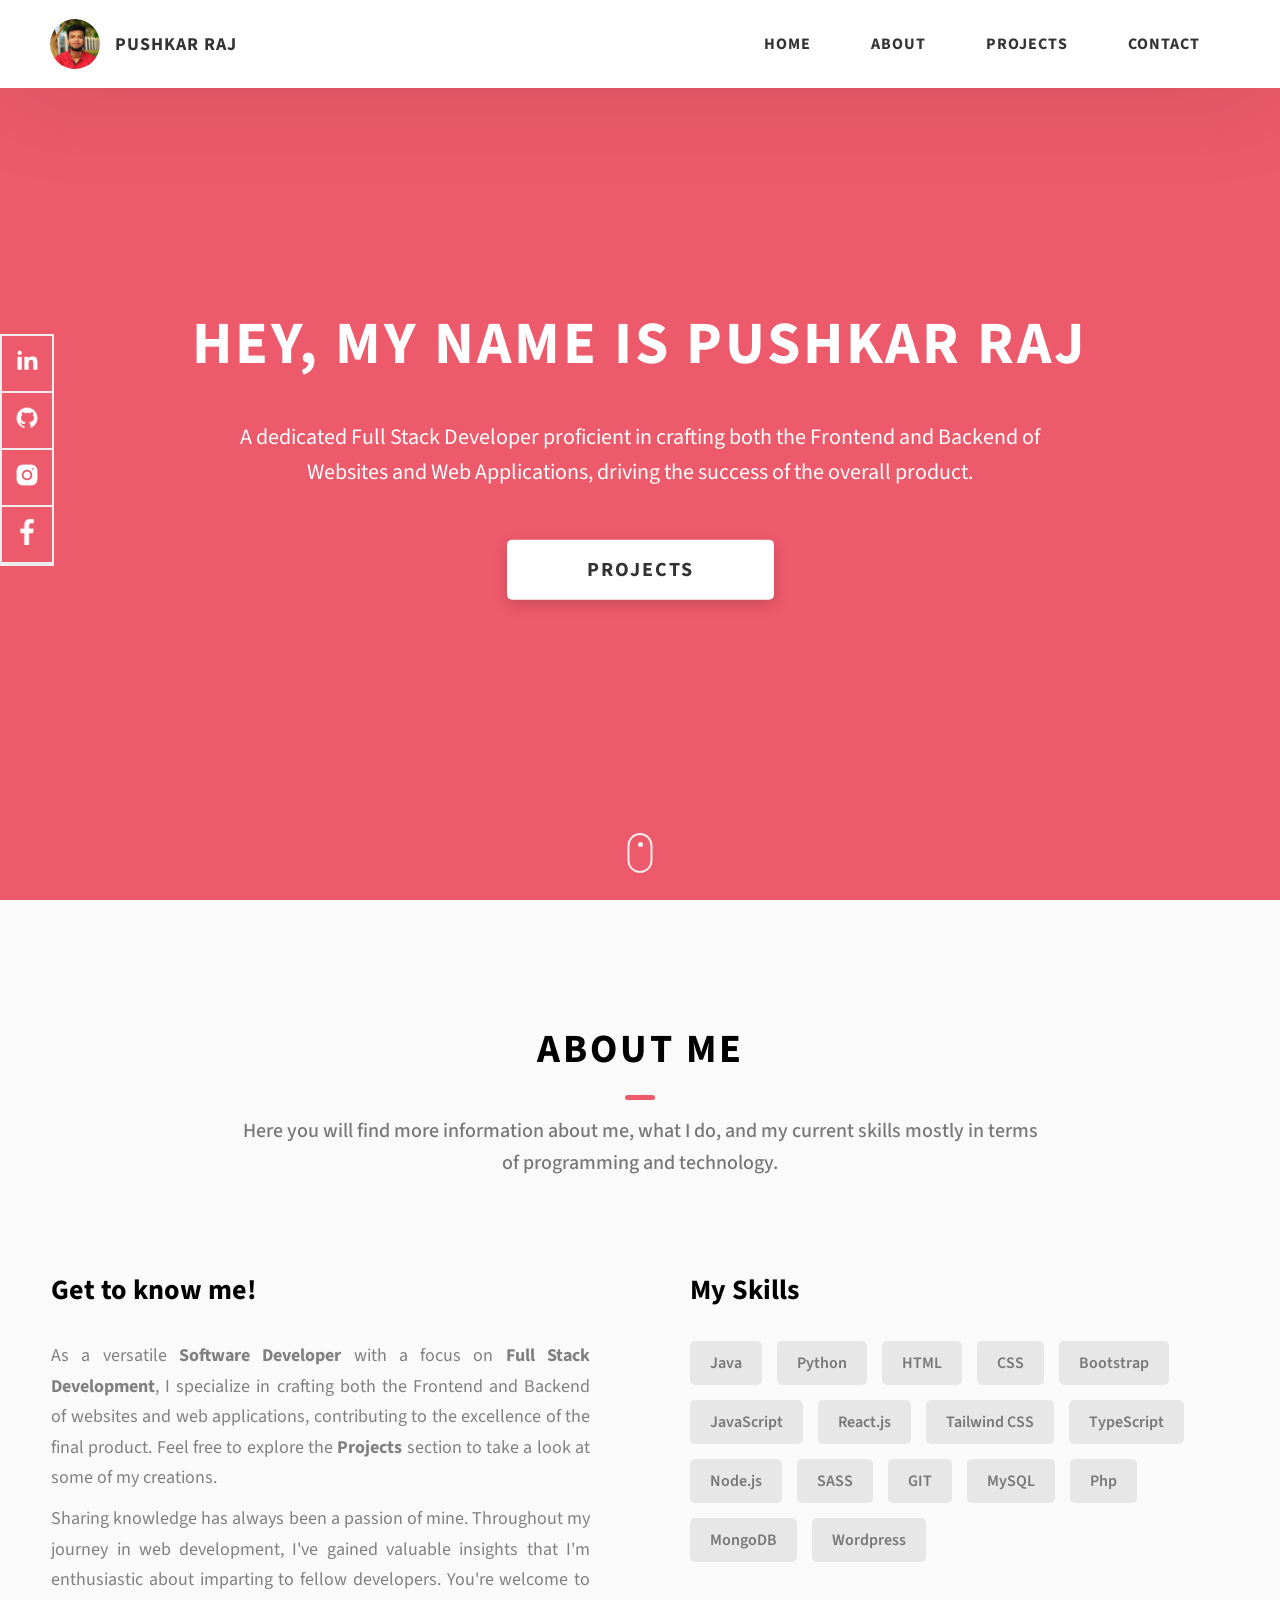
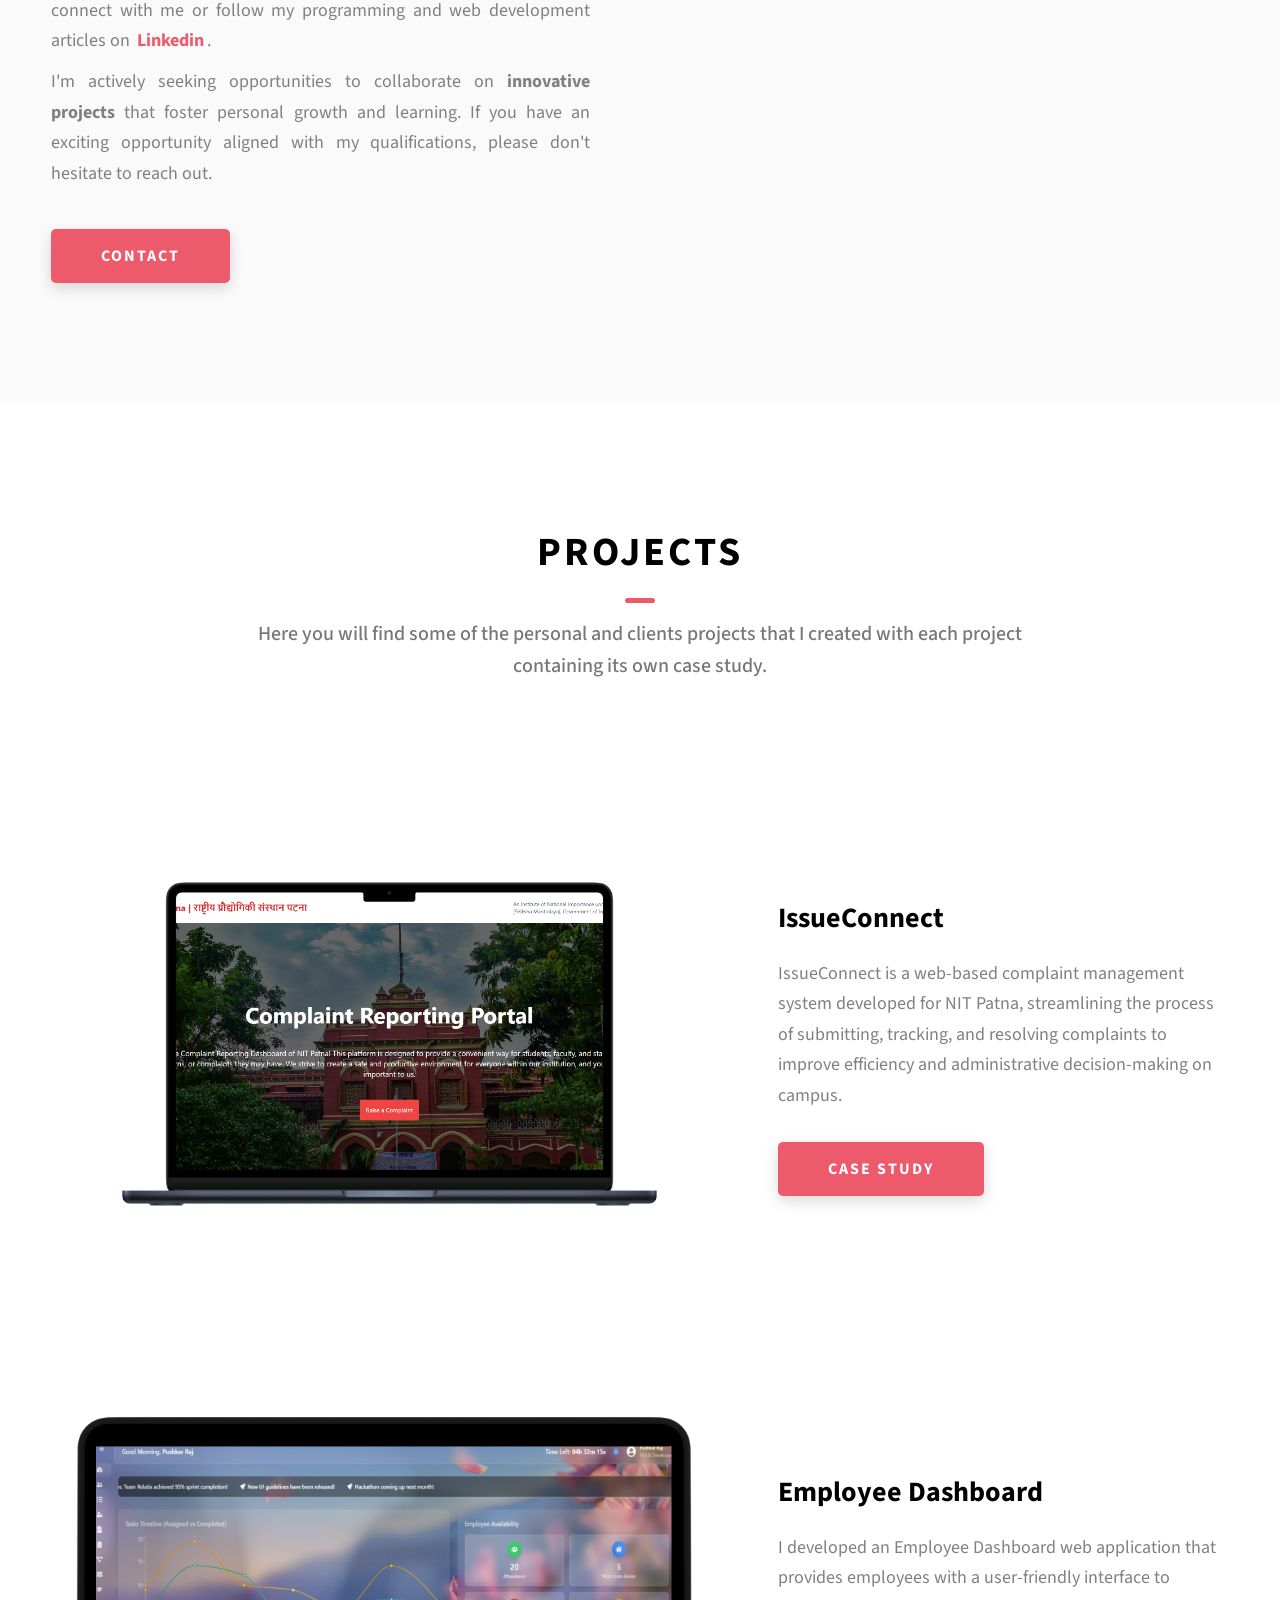
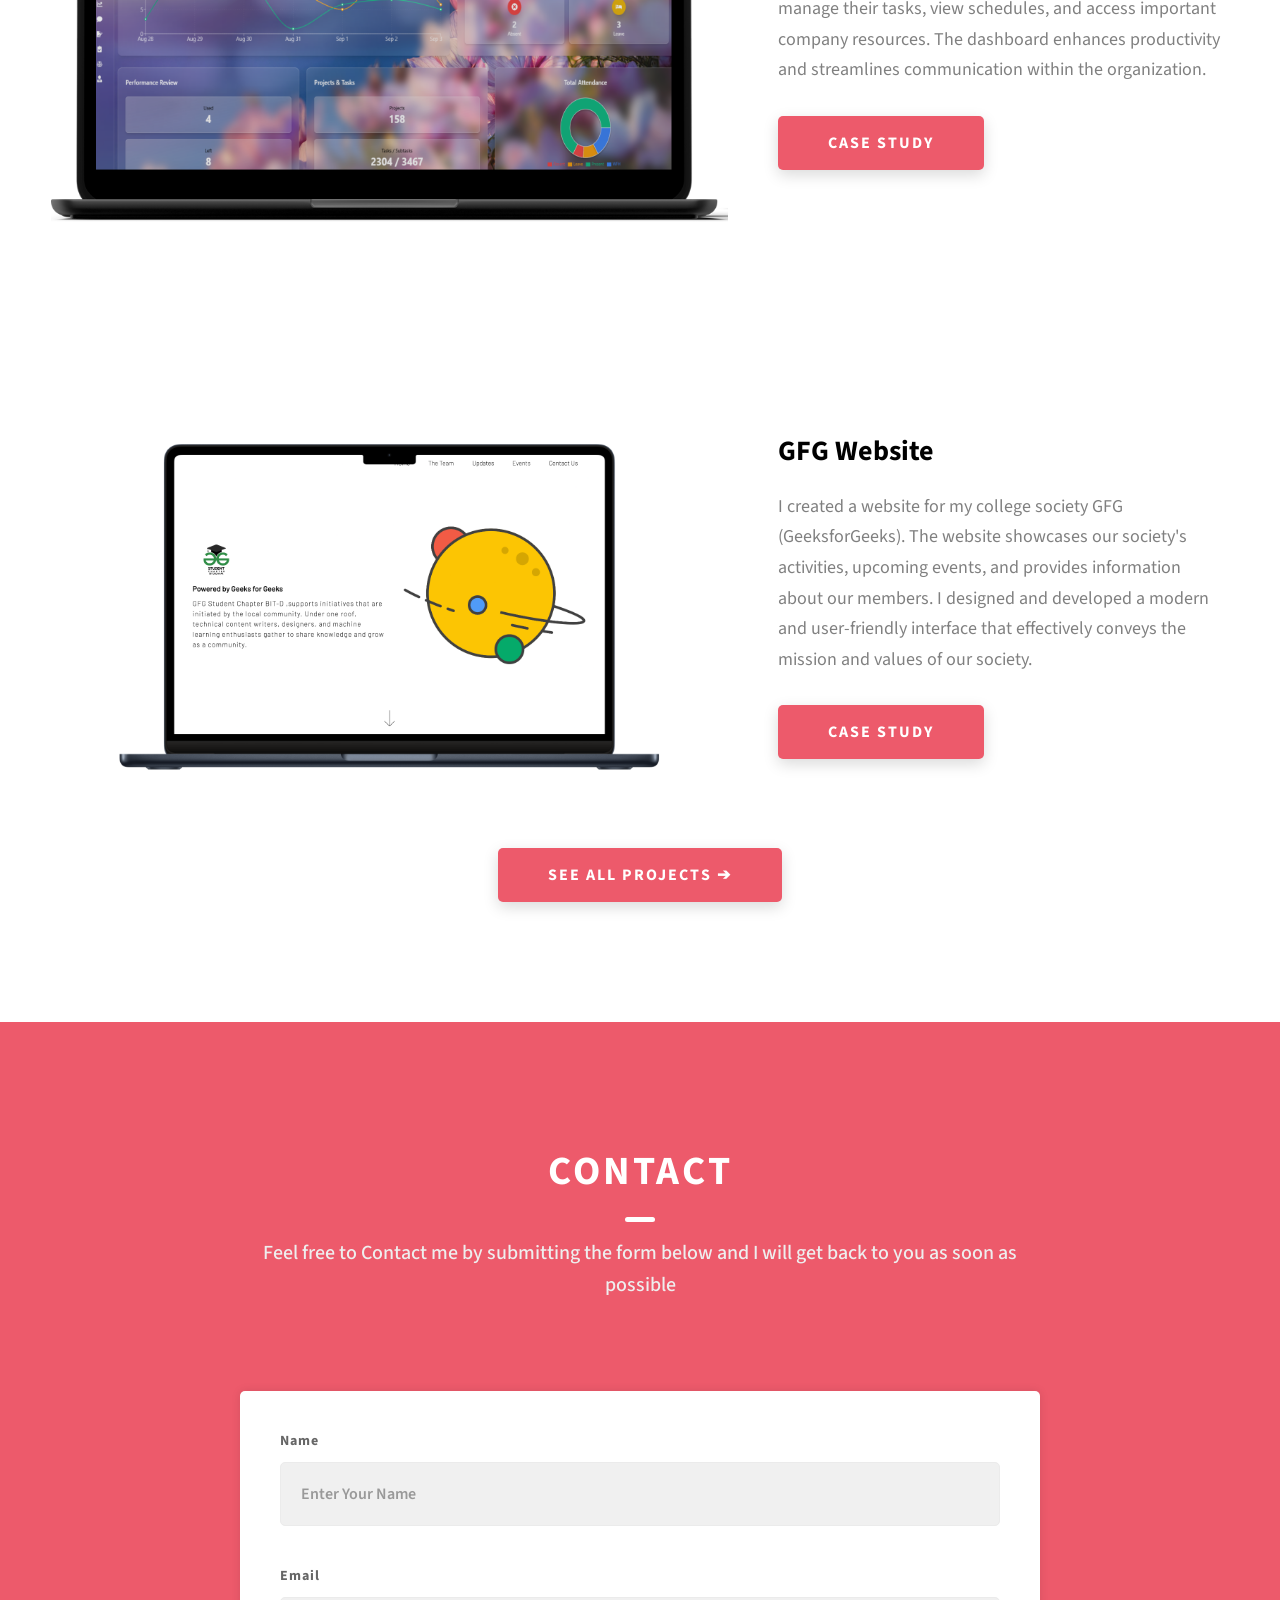
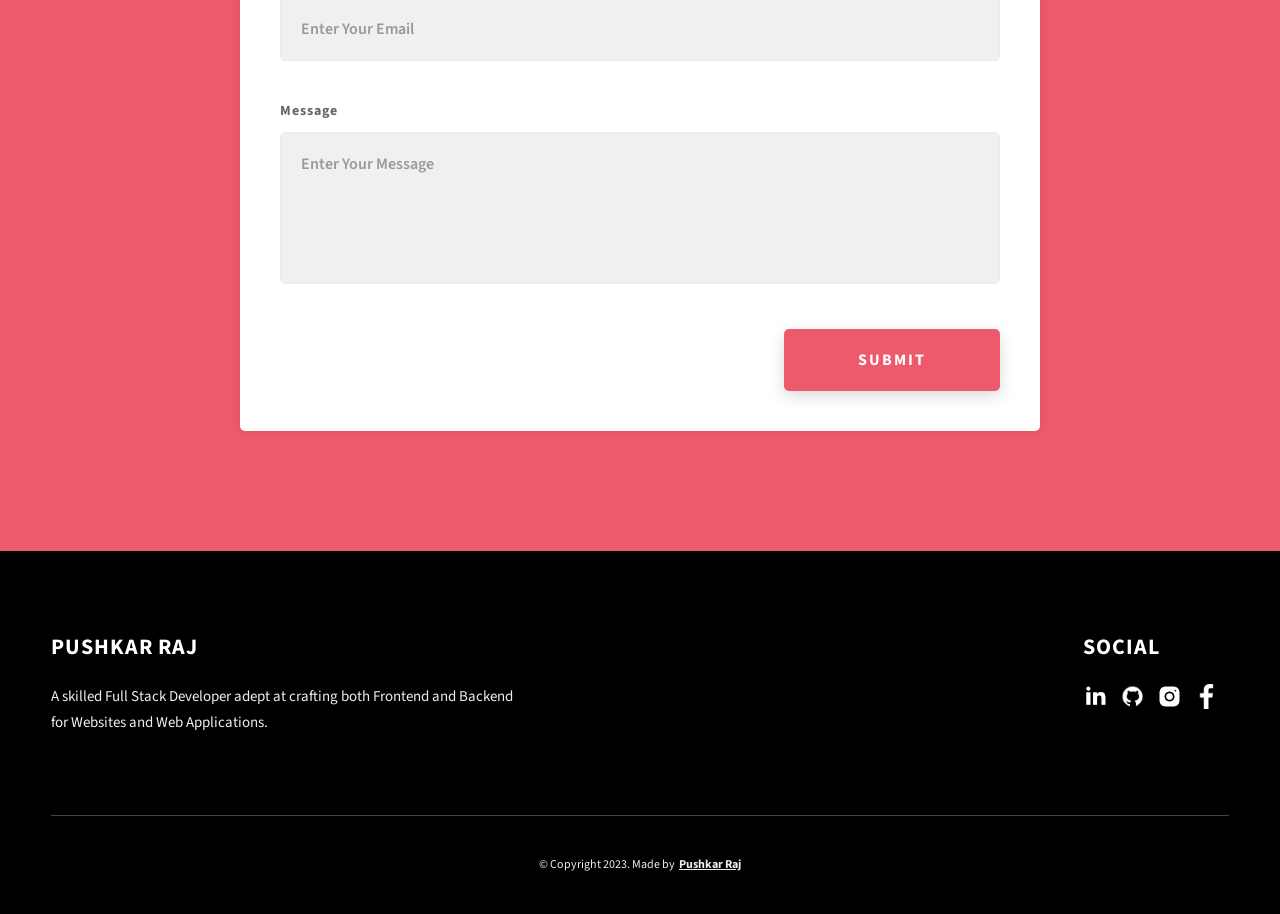
<file: index.html>
<!DOCTYPE html>
<html lang="en">
  <head>
    <meta charset="UTF-8" />
    <meta name="viewport" content="width=device-width, initial-scale=1.0" />
    <meta http-equiv="X-UA-Compatible" content="ie=edge" />
    <title>Codefolio</title>
    <meta name="description" content="Portfolio Template for Developer" />
    <link
      rel="icon"
      type="image/x-icon"
      href="./assets/png/profile-round.png"
    />
    <link rel="stylesheet" href="css/style.css" />

    <link rel="preconnect" href="https://fonts.googleapis.com" />
    <link rel="preconnect" href="https://fonts.gstatic.com" crossorigin />
    <link
      href="https://fonts.googleapis.com/css2?family=Source+Sans+Pro:wght@400;600;700;900&display=swap"
      rel="stylesheet"
    />
  </head>

  <body>
    <header class="header">
      <div class="header__content">
        <div class="header__logo-container">
          <div class="header__logo-img-cont">
            <img
              src="./assets/png/profile.jpeg"
              alt="Pushkar Raj Logo Image"
              class="header__logo-img"
            />
          </div>
          <span class="header__logo-sub">Pushkar Raj</span>
        </div>
        <div class="header__main">
          <ul class="header__links">
            <li class="header__link-wrapper">
              <a href="./index.html" class="header__link"> Home </a>
            </li>
            <li class="header__link-wrapper">
              <a href="./index.html#about" class="header__link">About </a>
            </li>
            <li class="header__link-wrapper">
              <a href="./index.html#projects" class="header__link">
                Projects
              </a>
            </li>
            <li class="header__link-wrapper">
              <a href="./index.html#contact" class="header__link"> Contact </a>
            </li>
          </ul>
          <div class="header__main-ham-menu-cont">
            <img
              src="./assets/svg/ham-menu.svg"
              alt="hamburger menu"
              class="header__main-ham-menu"
            />
            <img
              src="./assets/svg/ham-menu-close.svg"
              alt="hamburger menu
              close"
              class="header__main-ham-menu-close d-none"
            />
          </div>
        </div>
      </div>
      <div class="header__sm-menu">
        <div class="header__sm-menu-content">
          <ul class="header__sm-menu-links">
            <li class="header__sm-menu-link">
              <a href="./index.html"> Home </a>
            </li>

            <li class="header__sm-menu-link">
              <a href="./index.html#about"> About </a>
            </li>

            <li class="header__sm-menu-link">
              <a href="./index.html#projects"> Projects </a>
            </li>

            <li class="header__sm-menu-link">
              <a href="./index.html#contact"> Contact </a>
            </li>
          </ul>
        </div>
      </div>
    </header>
    <section class="home-hero">
      <div class="home-hero__content">
        <h1 class="heading-primary">Hey, My name is Pushkar Raj</h1>
        <div class="home-hero__info">
          <p class="text-primary">
            A dedicated Full Stack Developer proficient in crafting both the
            Frontend and Backend of Websites and Web Applications, driving the
            success of the overall product.
          </p>
        </div>
        <div class="home-hero__cta">
          <a href="./#projects" class="btn btn--bg">Projects</a>
        </div>
      </div>
      <div class="home-hero__socials">
        <div class="home-hero__social">
          <a
            href="https://www.linkedin.com/in/pushkarraj7/"
            class="home-hero__social-icon-link"
          >
            <img
              src="./assets/png/linkedin-ico.png"
              alt="icon"
              class="home-hero__social-icon"
            />
          </a>
        </div>
        <div class="home-hero__social">
          <a
            href="https://github.com/pushkarraj7"
            class="home-hero__social-icon-link"
          >
            <img
              src="./assets/png/github-ico.png"
              alt="icon"
              class="home-hero__social-icon"
            />
          </a>
        </div>
        <div class="home-hero__social">
          <a
            href="https://www.instagram.com/pushkar_raj_7/"
            class="home-hero__social-icon-link"
          >
            <img
              src="./assets/png/insta-ico.png"
              alt="icon"
              class="home-hero__social-icon"
            />
          </a>
        </div>
        <div class="home-hero__social">
          <a
            href="https://www.facebook.com/pushkar.raj.520900/"
            class="home-hero__social-icon-link"
          >
            <img
              src="./assets/png/fb-ico.png"
              alt="icon"
              class="home-hero__social-icon"
            />
          </a>
        </div>
      </div>
      <div class="home-hero__mouse-scroll-cont">
        <div class="mouse"></div>
      </div>
    </section>
    <section id="about" class="about sec-pad">
      <div class="main-container">
        <h2 class="heading heading-sec heading-sec__mb-med">
          <span class="heading-sec__main">About Me</span>
          <span class="heading-sec__sub">
            Here you will find more information about me, what I do, and my
            current skills mostly in terms of programming and technology.
          </span>
        </h2>
        <div class="about__content">
          <div class="about__content-main">
            <h3 class="about__content-title">Get to know me!</h3>
            <div class="about__content-details">
              <p class="about__content-details-para">
                As a versatile <strong>Software Developer</strong> with a focus
                on <strong>Full Stack Development</strong>, I specialize in
                crafting both the Frontend and Backend of websites and web
                applications, contributing to the excellence of the final
                product. Feel free to explore the
                <strong>Projects</strong> section to take a look at some of my
                creations.
              </p>
              <p class="about__content-details-para">
                Sharing knowledge has always been a passion of mine. Throughout
                my journey in web development, I've gained valuable insights
                that I'm enthusiastic about imparting to fellow developers.
                You're welcome to connect with me or follow my programming and
                web development articles on
                <a href="https://linkedin.com/in/pushkarraj7/">Linkedin</a>.
              </p>
              <p class="about__content-details-para">
                I'm actively seeking opportunities to collaborate on
                <strong>innovative projects</strong> that foster personal growth
                and learning. If you have an exciting opportunity aligned with
                my qualifications, please don't hesitate to reach out.
              </p>
            </div>
            <a href="./#contact" class="btn btn--med btn--theme dynamicBgClr"
              >Contact</a
            >
          </div>
          <div class="about__content-skills">
            <h3 class="about__content-title">My Skills</h3>
            <div class="skills">
              <div class="skills__skill">Java</div>
              <div class="skills__skill">Python</div>
              <div class="skills__skill">HTML</div>
              <div class="skills__skill">CSS</div>
              <div class="skills__skill">Bootstrap</div>
              <div class="skills__skill">JavaScript</div>
              <div class="skills__skill">React.js</div>
              <div class="skills__skill">Tailwind CSS</div>
              <div class="skills__skill">TypeScript</div>
              <div class="skills__skill">Node.js</div>
              <div class="skills__skill">SASS</div>
              <div class="skills__skill">GIT</div>
              <div class="skills__skill">MySQL</div>
              <div class="skills__skill">Php</div>
              <div class="skills__skill">MongoDB</div>
              <div class="skills__skill">Wordpress</div>
            </div>
          </div>
        </div>
      </div>
    </section>
    <section id="projects" class="projects sec-pad">
      <div class="main-container">
        <h2 class="heading heading-sec heading-sec__mb-bg">
          <span class="heading-sec__main">Projects</span>
          <span class="heading-sec__sub">
            Here you will find some of the personal and clients projects that I
            created with each project containing its own case study.
          </span>
        </h2>

        <div class="projects__content">
          <div class="projects__row">
            <div class="projects__row-img-cont">
              <img
                src="./assets/projects/project1.png"
                alt="Software
                Screenshot"
                class="projects__row-img"
                loading="lazy"
              />
            </div>
            <div class="projects__row-content">
              <h3 class="projects__row-content-title">IssueConnect</h3>
              <p class="projects__row-content-desc">
                IssueConnect is a web-based complaint management system
                developed for NIT Patna, streamlining the process of submitting,
                tracking, and resolving complaints to improve efficiency and
                administrative decision-making on campus.
              </p>
              <a
                href="./project-1.html"
                class="btn btn--med btn--theme dynamicBgClr"
                target="_blank"
                >Case Study</a
              >
            </div>
          </div>
          <div class="projects__row">
            <div class="projects__row-img-cont">
              <img
                src="./assets/projects/project2.png"
                alt="Software
                Screenshot"
                class="projects__row-img"
                loading="lazy"
              />
            </div>
            <div class="projects__row-content">
              <h3 class="projects__row-content-title">Employee Dashboard</h3>
              <p class="projects__row-content-desc">
                I developed an Employee Dashboard web application that provides
                employees with a user-friendly interface to manage their tasks,
                view schedules, and access important company resources. The
                dashboard enhances productivity and streamlines communication
                within the organization.
              </p>
              <a
                href="./project-3.html"
                class="btn btn--med btn--theme dynamicBgClr"
                target="_blank"
                >Case Study</a
              >
            </div>
          </div>
          <div class="projects__row">
            <div class="projects__row-img-cont">
              <img
                src="./assets/projects/project3.png"
                alt="Software
                Screenshot"
                class="projects__row-img"
                loading="lazy"
              />
            </div>
            <div class="projects__row-content">
              <h3 class="projects__row-content-title">GFG Website</h3>
              <p class="projects__row-content-desc">
                I created a website for my college society GFG (GeeksforGeeks).
                The website showcases our society's activities, upcoming events,
                and provides information about our members. I designed and
                developed a modern and user-friendly interface that effectively
                conveys the mission and values of our society.
              </p>
              <a
                href="./project-2.html"
                class="btn btn--med btn--theme dynamicBgClr"
                target="_blank"
                >Case Study</a
              >
            </div>
          </div>
        </div>
        <div style="margin: 0 auto; text-align: center; max-width: fit-content">
          <h1>
            <a
              class="btn btn--med btn--theme dynamicBgClr"
              style="
                display: flex;
                align-items: center;
                justify-content: center;
              "
              href="https://github.com/pushkarraj7"
              >See All Projects ➔
            </a>
          </h1>
        </div>
      </div>
    </section>

    <section id="contact" class="contact sec-pad dynamicBg">
      <div class="main-container">
        <h2 class="heading heading-sec heading-sec__mb-med">
          <span class="heading-sec__main heading-sec__main--lt">Contact</span>
          <span class="heading-sec__sub heading-sec__sub--lt">
            Feel free to Contact me by submitting the form below and I will get
            back to you as soon as possible
          </span>
        </h2>
        <div class="contact__form-container">
          <form name="contact" netlify class="contact__form">
            <div class="contact__form-field">
              <label class="contact__form-label" for="name">Name</label>
              <input
                required
                placeholder="Enter Your Name"
                type="text"
                class="contact__form-input"
                name="name"
                id="name"
              />
            </div>
            <div class="contact__form-field">
              <label class="contact__form-label" for="email">Email</label>
              <input
                required
                placeholder="Enter Your Email"
                type="email"
                class="contact__form-input"
                name="email"
                id="email"
              />
            </div>
            <div class="contact__form-field">
              <label class="contact__form-label" for="message">Message</label>
              <textarea
                required
                cols="30"
                rows="5"
                class="contact__form-input"
                placeholder="Enter Your Message"
                name="message"
                id="message"
              ></textarea>
            </div>
            <button type="submit" class="btn btn--theme contact__btn">
              Submit
            </button>
          </form>
        </div>
      </div>
    </section>

    <footer class="main-footer">
      <div class="main-container">
        <div class="main-footer__upper">
          <div class="main-footer__row main-footer__row-1">
            <h2 class="heading heading-sm main-footer__heading-sm">
              <span>Social</span>
            </h2>
            <div class="main-footer__social-cont">
              <a
                target="_blank"
                rel="noreferrer"
                href="https://www.linkedin.com/in/pushkarraj7/"
              >
                <img
                  class="main-footer__icon"
                  src="./assets/png/linkedin-ico.png"
                  alt="icon"
                />
              </a>
              <a
                target="_blank"
                rel="noreferrer"
                href="https://github.com/pushkarraj7"
              >
                <img
                  class="main-footer__icon"
                  src="./assets/png/github-ico.png"
                  alt="icon"
                />
              </a>
              <a
                target="_blank"
                rel="noreferrer"
                href="https://www.instagram.com/pushkar_raj_7/"
              >
                <img
                  class="main-footer__icon"
                  src="./assets/png/insta-ico.png"
                  alt="icon"
                />
              </a>
              <a
                target="_blank"
                rel="noreferrer"
                href="https://www.facebook.com/pushkar.raj.520900/"
              >
                <img
                  class="main-footer__icon"
                  src="./assets/png/fb-ico.png"
                  alt="icon"
                />
              </a>
            </div>
          </div>
          <div class="main-footer__row main-footer__row-2">
            <h4 class="heading heading-sm text-lt">Pushkar Raj</h4>
            <p class="main-footer__short-desc">
              A skilled Full Stack Developer adept at crafting both Frontend and
              Backend for Websites and Web Applications.
            </p>
          </div>
        </div>

        <!-- If you give me some credit or shoutout here by linking to my website, then it will be a big thing for me and will help me a lot :) -->
        <div class="main-footer__lower">
          &copy; Copyright 2023. Made by
          <a
            rel="noreferrer"
            target="_blank"
            href="https://github.com/pushkarraj7"
            >Pushkar Raj</a
          >
        </div>
      </div>
    </footer>

    <script src="./index.js"></script>
  </body>
</html>
</file>
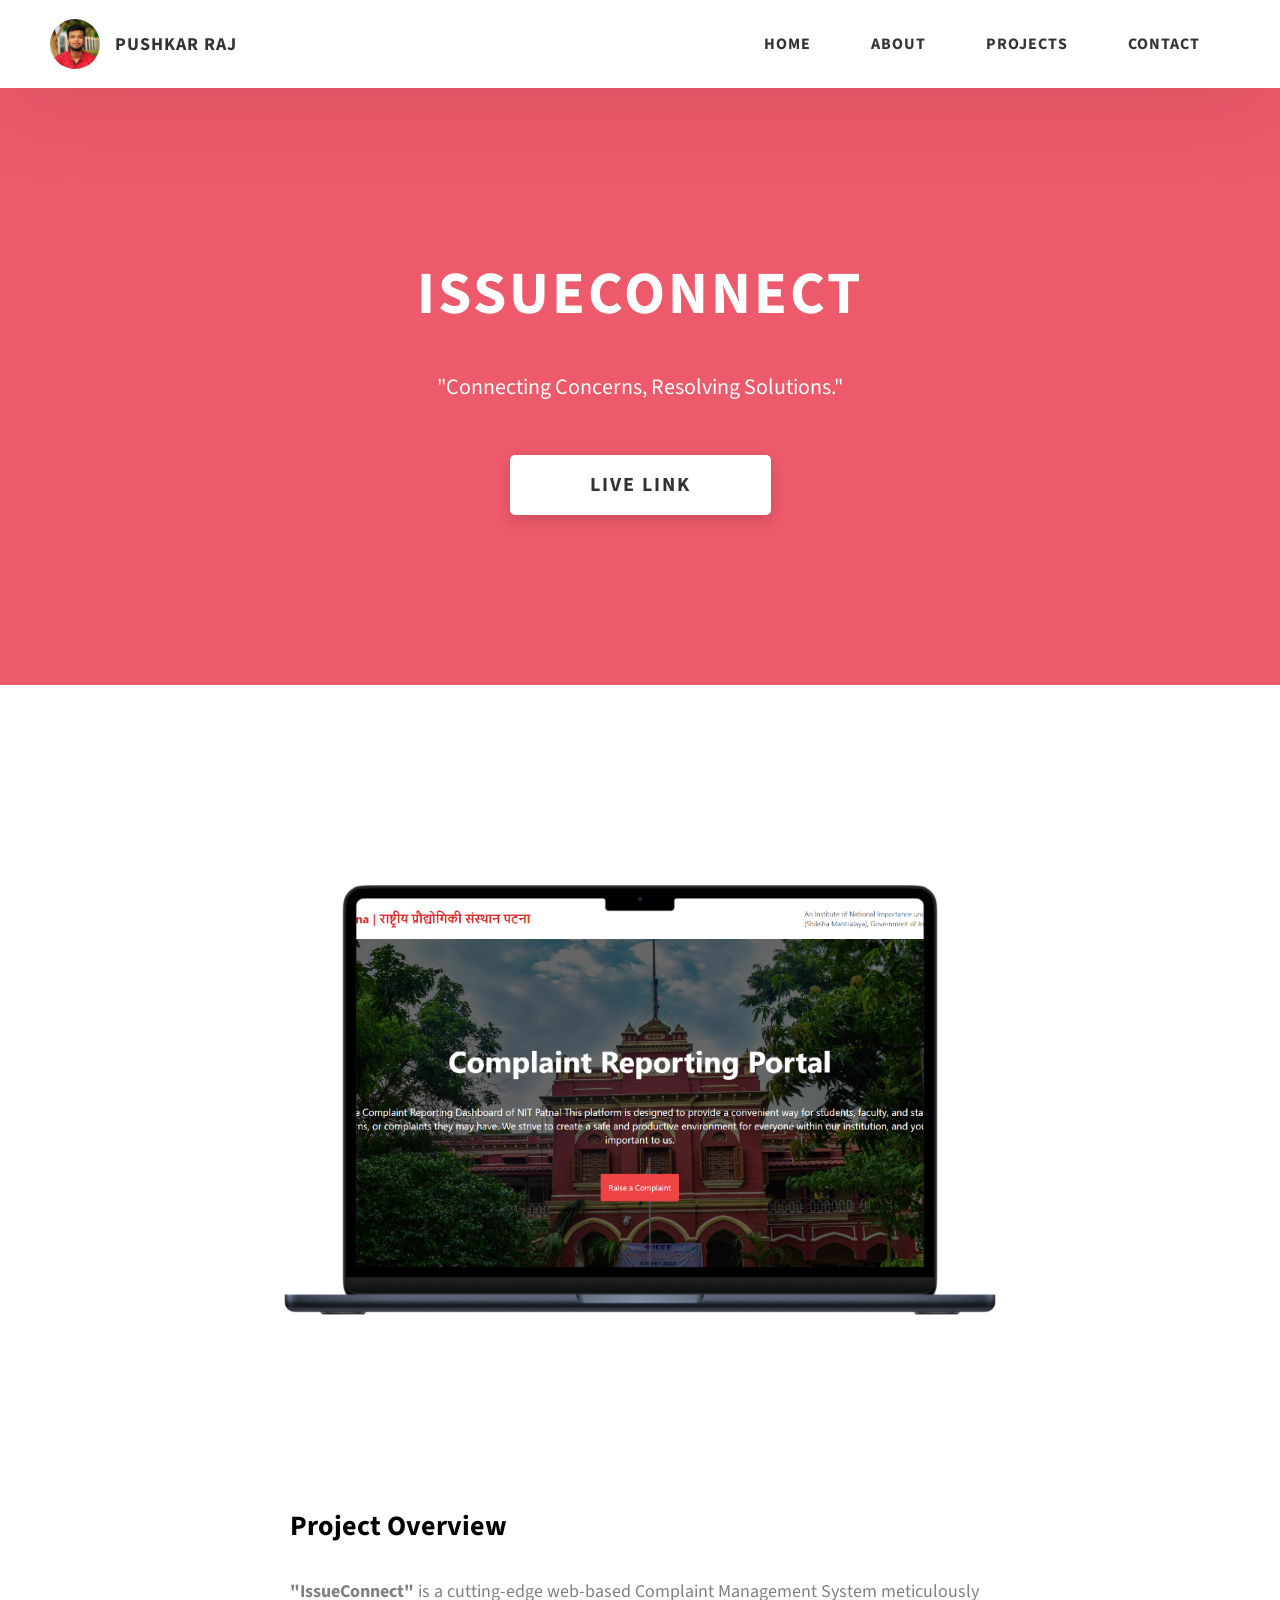
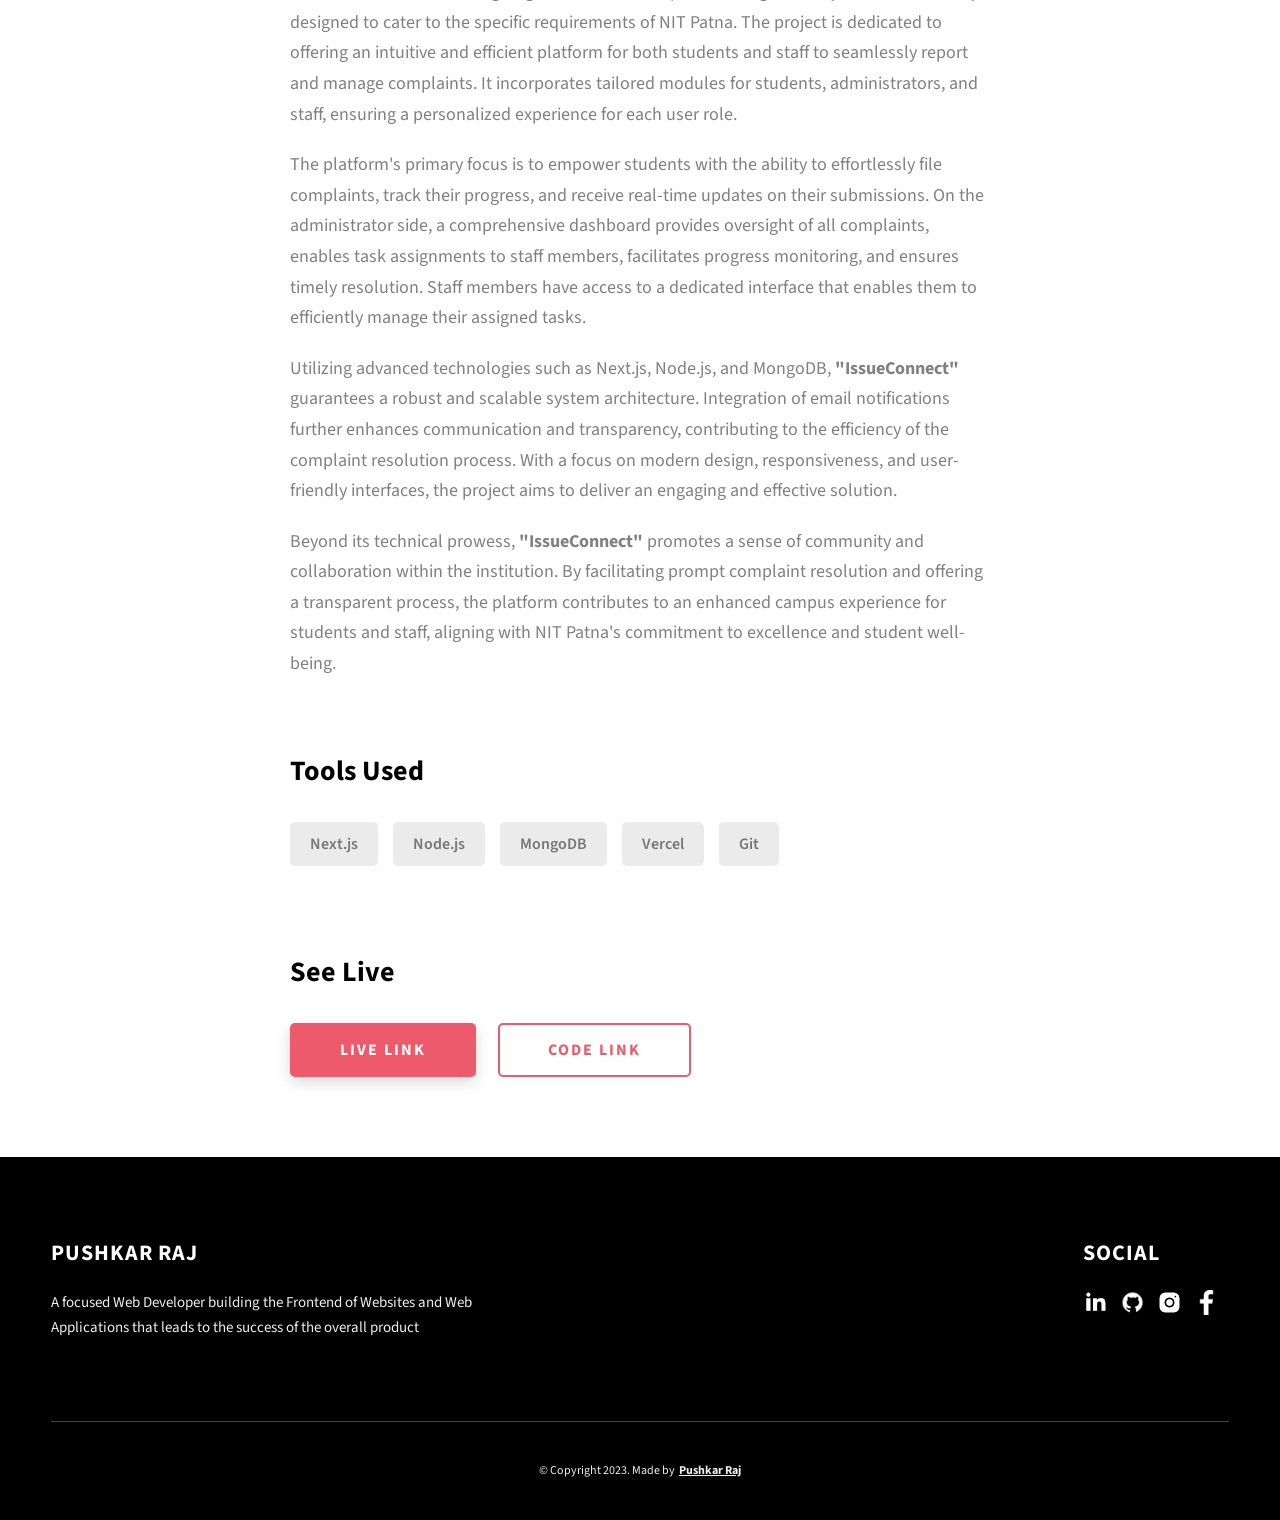
<file: project-1.html>
<!DOCTYPE html>
<html lang="en">
  <head>
    <meta charset="UTF-8" />
    <meta name="viewport" content="width=device-width, initial-scale=1.0" />
    <meta http-equiv="X-UA-Compatible" content="ie=edge" />
    <title>Case Study of Project 1</title>
    <meta name="description" content="Case study page of Project" />

    <link rel="stylesheet" href="css/style.css" />

    <link rel="icon" type="image/x-icon" href="./assets/png/profile-round.png">

    <link rel="preconnect" href="https://fonts.googleapis.com" />
    <link rel="preconnect" href="https://fonts.gstatic.com" crossorigin />
    <link
      href="https://fonts.googleapis.com/css2?family=Source+Sans+Pro:wght@400;600;700;900&display=swap"
      rel="stylesheet" />
  </head>
  <body>
    <header class="header">
      <div class="header__content">
        <div class="header__logo-container">
          <div class="header__logo-img-cont">
            <img
              src="./assets/png/profile.jpeg"
              alt="Pushkar Raj Logo Image"
              class="header__logo-img" />
          </div>
          <span class="header__logo-sub">Pushkar Raj</span>
        </div>
        <div class="header__main">
          <ul class="header__links">
            <li class="header__link-wrapper">
              <a href="./index.html" class="header__link"> Home </a>
            </li>
            <li class="header__link-wrapper">
              <a href="./index.html#about" class="header__link">About </a>
            </li>
            <li class="header__link-wrapper">
              <a href="./index.html#projects" class="header__link">
                Projects
              </a>
            </li>
            <li class="header__link-wrapper">
              <a href="./index.html#contact" class="header__link"> Contact </a>
            </li>
          </ul>
          <div class="header__main-ham-menu-cont">
            <img
              src="./assets/svg/ham-menu.svg"
              alt="hamburger menu"
              class="header__main-ham-menu" />
            <img
              src="./assets/svg/ham-menu-close.svg"
              alt="hamburger menu close"
              class="header__main-ham-menu-close d-none" />
          </div>
        </div>
      </div>
      <div class="header__sm-menu">
        <div class="header__sm-menu-content">
          <ul class="header__sm-menu-links">
            <li class="header__sm-menu-link">
              <a href="./index.html"> Home </a>
            </li>

            <li class="header__sm-menu-link">
              <a href="./index.html#about"> About </a>
            </li>

            <li class="header__sm-menu-link">
              <a href="./index.html#projects"> Projects </a>
            </li>

            <li class="header__sm-menu-link">
              <a href="./index.html#contact"> Contact </a>
            </li>
          </ul>
        </div>
      </div>
    </header>

    <section class="project-cs-hero">
      <div class="project-cs-hero__content">
        <h1 class="heading-primary">IssueConnect</h1>
        <div class="project-cs-hero__info">
          <p class="text-primary">
            "Connecting Concerns, Resolving Solutions."
          </p>
        </div>
        <div class="project-cs-hero__cta">
          <a href="https://nit-patna-complaint.vercel.app/" class="btn btn--bg"
            target="_blank">Live Link</a>
        </div>
      </div>
    </section>
    <section class="project-details">
      <div class="main-container">
        <div class="project-details__content">
          <div class="project-details__showcase-img-cont">
            <img
              src="./assets/projects/project1.png"
              alt="Project Image"
              class="project-details__showcase-img" />
          </div>
          <div class="project-details__content-main">
            <div class="project-details__desc">
              <h3 class="project-details__content-title">Project Overview</h3>
              <p class="project-details__desc-para"><strong>"IssueConnect" </strong>is a
                cutting-edge web-based Complaint Management System meticulously
                designed to cater to the specific requirements of NIT Patna. The
                project is dedicated to offering an intuitive and efficient
                platform for both students and staff to seamlessly report and
                manage complaints. It incorporates tailored modules for
                students, administrators, and staff, ensuring a personalized
                experience for each user role.</p>

              <p class="project-details__desc-para">The platform's primary focus
                is to empower students with the ability to effortlessly file
                complaints, track their progress, and receive real-time updates
                on their submissions. On the administrator side, a comprehensive
                dashboard provides oversight of all complaints, enables task
                assignments to staff members, facilitates progress monitoring,
                and ensures timely resolution. Staff members have access to a
                dedicated interface that enables them to efficiently manage
                their assigned tasks.</p>

              <p class="project-details__desc-para">Utilizing advanced
                technologies such as Next.js, Node.js, and MongoDB,
                <strong>"IssueConnect" </strong> guarantees a robust and scalable system
                architecture. Integration of email notifications further
                enhances communication and transparency, contributing to the
                efficiency of the complaint resolution process. With a focus on
                modern design, responsiveness, and user-friendly interfaces, the
                project aims to deliver an engaging and effective solution.</p>

              <p class="project-details__desc-para">Beyond its technical
                prowess, <strong>"IssueConnect" </strong> promotes a sense of community and
                collaboration within the institution. By facilitating prompt
                complaint resolution and offering a transparent process, the
                platform contributes to an enhanced campus experience for
                students and staff, aligning with NIT Patna's commitment to
                excellence and student well-being.</p>
            </div>
            <div class="project-details__tools-used">
              <h3 class="project-details__content-title">Tools Used</h3>
              <div class="skills">
                <div class="skills__skill">Next.js</div>
                <div class="skills__skill">Node.js</div>
                <!-- <div class="skills__skill">Express.js</div> -->
                <div class="skills__skill">MongoDB</div>
                <div class="skills__skill">Vercel</div>
                <div class="skills__skill">Git</div>
              </div>
            </div>
            <div class="project-details__links">
              <h3 class="project-details__content-title">See Live</h3>
              <a
                href="https://nit-patna-complaint.vercel.app/"
                class="btn btn--med btn--theme project-details__links-btn"
                target="_blank">Live Link</a>
              <a
                href="https://github.com/pushkarraj7/nit-patna-client"
                class="btn btn--med btn--theme-inv project-details__links-btn"
                target="_blank">Code Link</a>
            </div>
          </div>
        </div>
      </div>
    </section>

    <footer class="main-footer">
      <div class="main-container">
        <div class="main-footer__upper">
          <div class="main-footer__row main-footer__row-1">
            <h2 class="heading heading-sm main-footer__heading-sm">
              <span>Social</span>
            </h2>
            <div class="main-footer__social-cont">
              <a target="_blank" rel="noreferrer"
                href="https://www.linkedin.com/in/pushkarraj7/">
                <img class="main-footer__icon"
                  src="./assets/png/linkedin-ico.png" alt="icon" />
              </a>
              <a target="_blank" rel="noreferrer"
                href="https://github.com/pushkarraj7">
                <img class="main-footer__icon" src="./assets/png/github-ico.png"
                  alt="icon" />
              </a>
              <a target="_blank" rel="noreferrer"
                href="https://www.instagram.com/pushkar_raj_7/">
                <img class="main-footer__icon" src="./assets/png/insta-ico.png"
                  alt="icon" />
              </a>
              <a target="_blank" rel="noreferrer"
                href="https://www.facebook.com/pushkar.raj.520900/">
                <img class="main-footer__icon" src="./assets/png/fb-ico.png"
                  alt="icon" />
              </a>
            </div>
          </div>
          <div class="main-footer__row main-footer__row-2">
            <h4 class="heading heading-sm text-lt">Pushkar Raj</h4>
            <p class="main-footer__short-desc">
              A focused Web Developer building the Frontend of Websites and Web
              Applications that leads to the
              success of the overall product
            </p>
          </div>
        </div>

        <!-- If you give me some credit or shoutout here by linking to my website, then it will be a big thing for me and will help me a lot :) -->
        <div class="main-footer__lower">
          &copy; Copyright 2023. Made by
          <a rel="noreferrer" target="_blank"
            href="https://github.com/pushkarraj7">Pushkar Raj</a>
        </div>
      </div>
    </footer>

    <script src="./index.js"></script>
  </body>
</html>
</file>
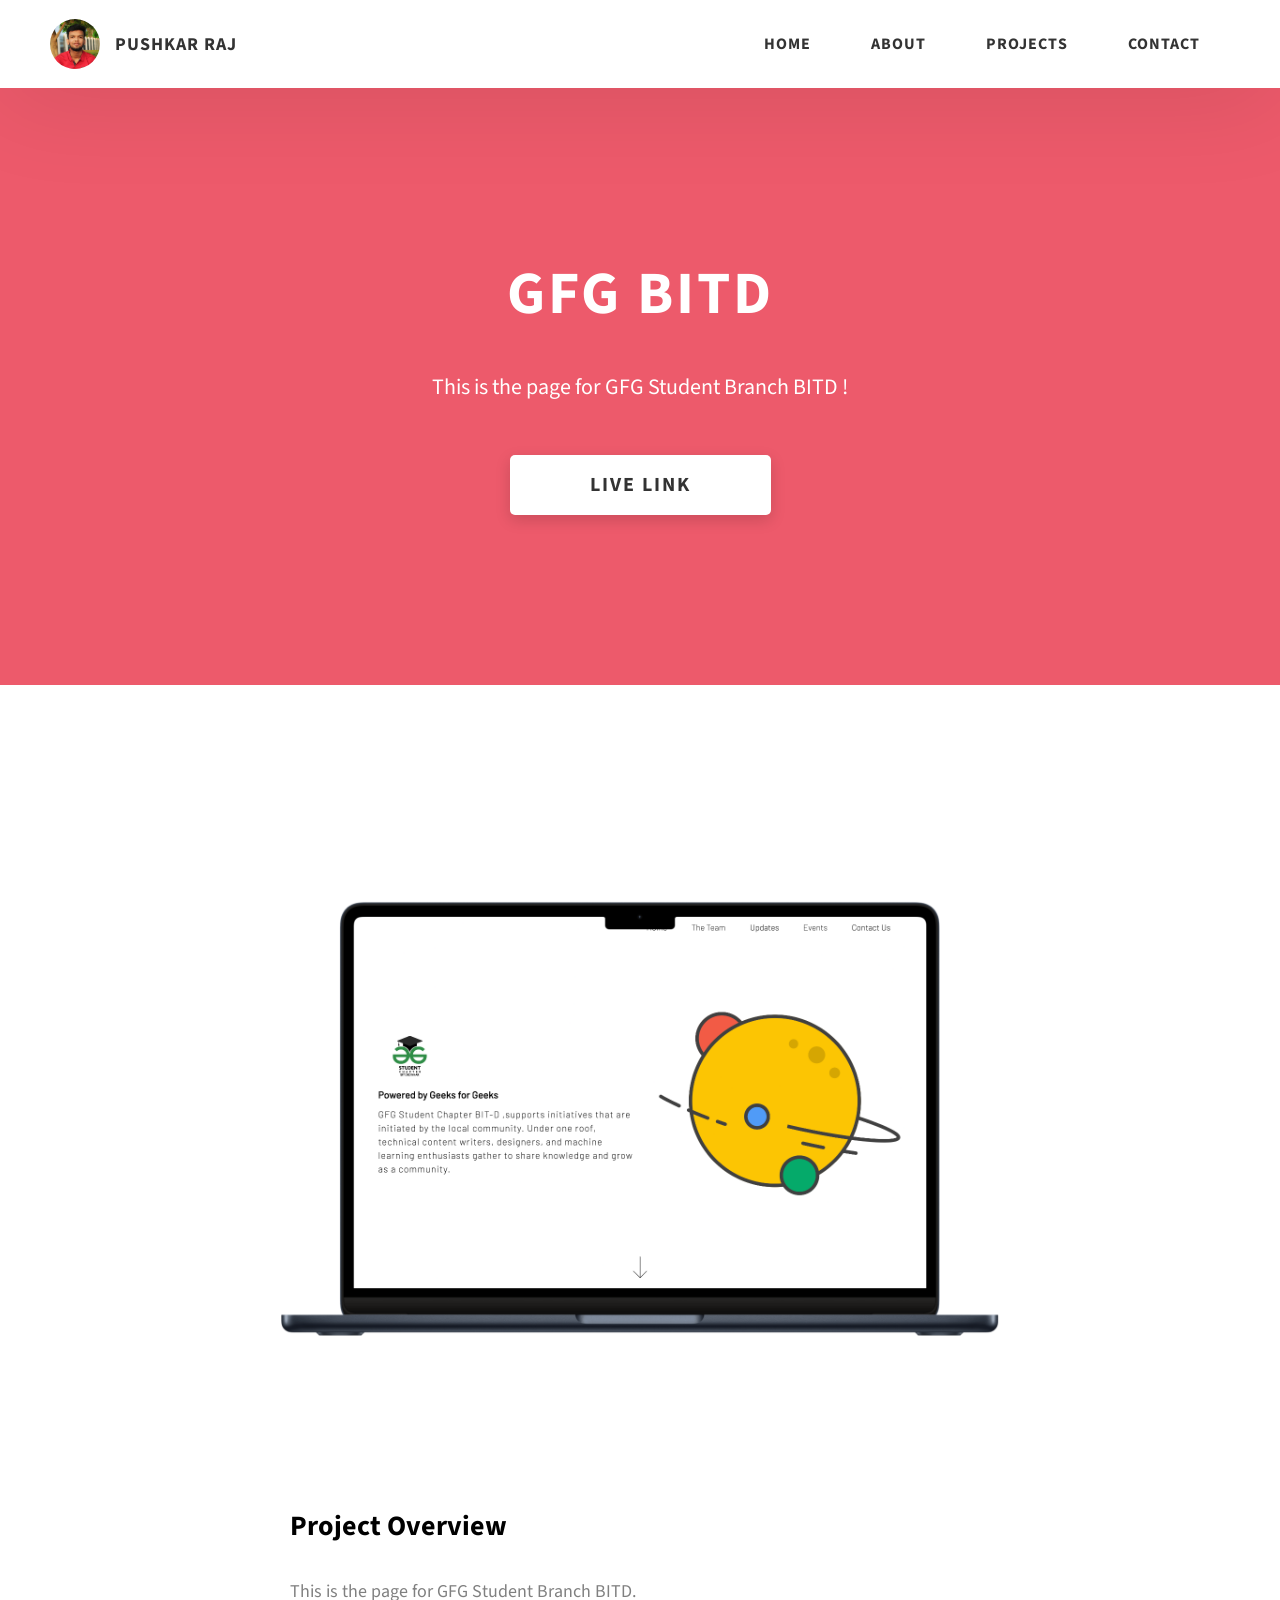
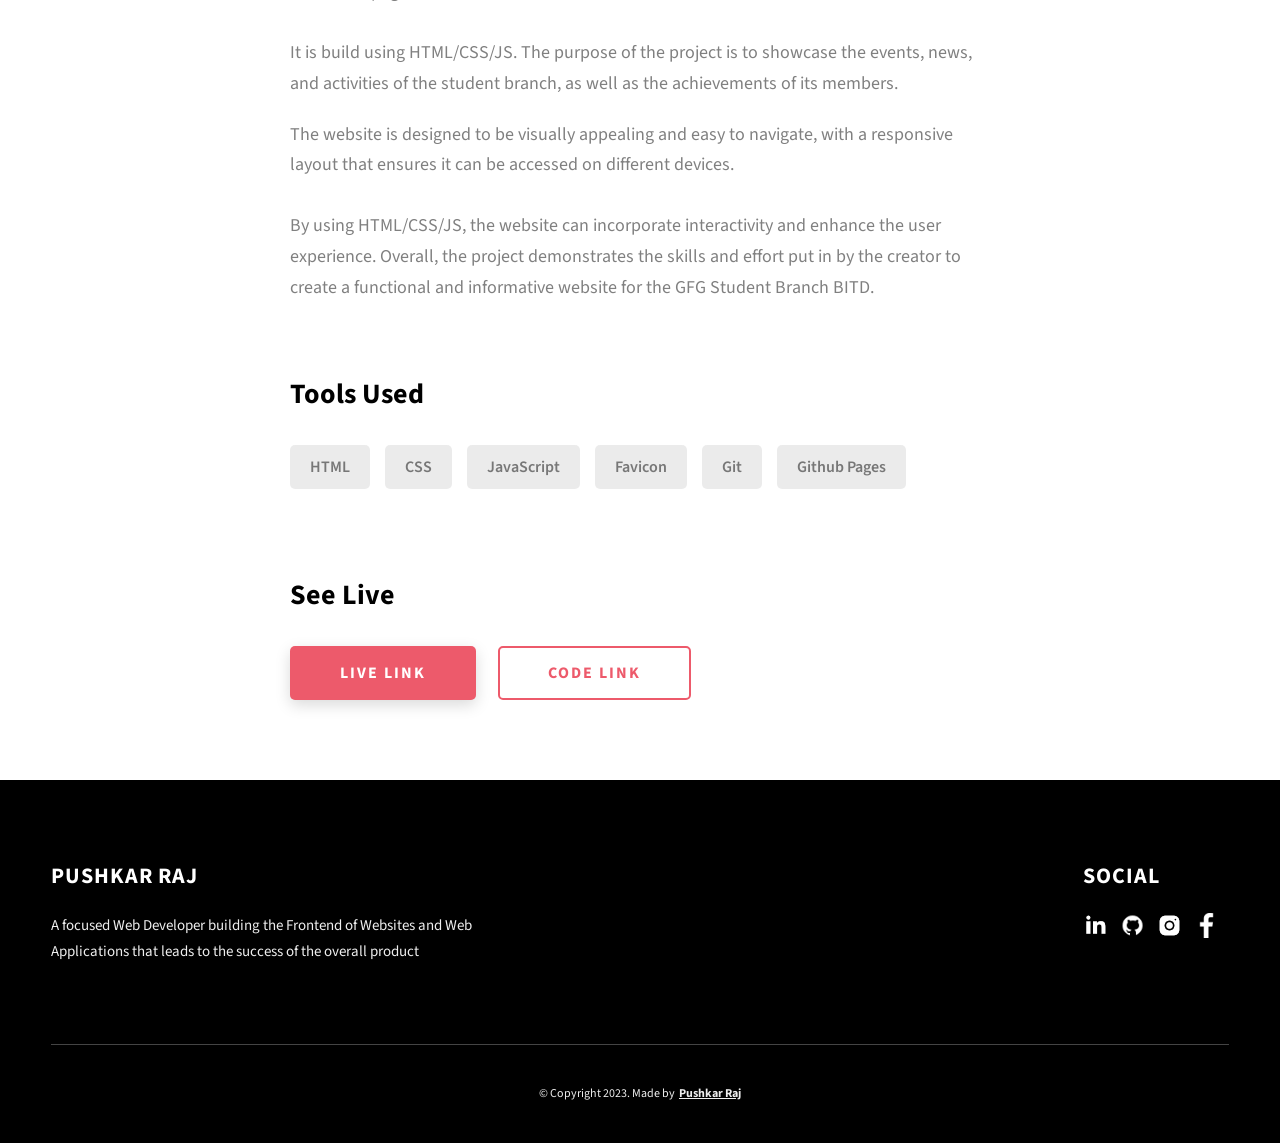
<file: project-2.html>
<!DOCTYPE html>
<html lang="en">
  <head>
    <meta charset="UTF-8" />
    <meta name="viewport" content="width=device-width, initial-scale=1.0" />
    <meta http-equiv="X-UA-Compatible" content="ie=edge" />
    <title>Case Study of Project 3</title>
    <meta name="description" content="Case study page of Project" />

    <link rel="stylesheet" href="css/style.css" />

    <link rel="icon" type="image/x-icon" href="./assets/png/profile-round.png">

    <link rel="preconnect" href="https://fonts.googleapis.com" />
    <link rel="preconnect" href="https://fonts.gstatic.com" crossorigin />
    <link
      href="https://fonts.googleapis.com/css2?family=Source+Sans+Pro:wght@400;600;700;900&display=swap"
      rel="stylesheet"
    />
  </head>
  <body>
    <header class="header">
      <div class="header__content">
        <div class="header__logo-container">
          <div class="header__logo-img-cont">
            <img
              src="./assets/png/profile.jpeg"
              alt="Pushkar Raj Logo Image"
              class="header__logo-img"
            />
          </div>
          <span class="header__logo-sub">Pushkar Raj</span>
        </div>
        <div class="header__main">
          <ul class="header__links">
            <li class="header__link-wrapper">
              <a href="./index.html" class="header__link"> Home </a>
            </li>
            <li class="header__link-wrapper">
              <a href="./index.html#about" class="header__link">About </a>
            </li>
            <li class="header__link-wrapper">
              <a href="./index.html#projects" class="header__link">
                Projects
              </a>
            </li>
            <li class="header__link-wrapper">
              <a href="./index.html#contact" class="header__link"> Contact </a>
            </li>
          </ul>
          <div class="header__main-ham-menu-cont">
            <img
              src="./assets/svg/ham-menu.svg"
              alt="hamburger menu"
              class="header__main-ham-menu"
            />
            <img
              src="./assets/svg/ham-menu-close.svg"
              alt="hamburger menu close"
              class="header__main-ham-menu-close d-none"
            />
          </div>
        </div>
      </div>
      <div class="header__sm-menu">
        <div class="header__sm-menu-content">
          <ul class="header__sm-menu-links">
            <li class="header__sm-menu-link">
              <a href="./index.html"> Home </a>
            </li>

            <li class="header__sm-menu-link">
              <a href="./index.html#about"> About </a>
            </li>

            <li class="header__sm-menu-link">
              <a href="./index.html#projects"> Projects </a>
            </li>

            <li class="header__sm-menu-link">
              <a href="./index.html#contact"> Contact </a>
            </li>
          </ul>
        </div>
      </div>
    </header>
    
    <section class="project-cs-hero">
      <div class="project-cs-hero__content">
        <h1 class="heading-primary">GFG BITD</h1>
        <div class="project-cs-hero__info">
          <p class="text-primary">
            This is the page for GFG Student Branch BITD !
          </p>
        </div>
        <div class="project-cs-hero__cta">
          <a href="https://pushkarraj7.github.io/GFG-BITD/" class="btn btn--bg" target="_blank">Live Link</a>
        </div>
      </div>
    </section>
    <section class="project-details">
      <div class="main-container">
        <div class="project-details__content">
          <div class="project-details__showcase-img-cont">
            <img
              src="./assets/projects/project3.png"
              alt="Project Image"
              class="project-details__showcase-img"
            />
          </div>
          <div class="project-details__content-main">
            <div class="project-details__desc">
              <h3 class="project-details__content-title">Project Overview</h3>
              <p class="project-details__desc-para">
                This is the page for GFG Student Branch BITD.</br></br> 
                It is build using HTML/CSS/JS. The purpose of the project is to showcase the events, news, and activities of the student branch, as well as the achievements of its members. 
              </p>
              <p class="project-details__desc-para">
                The website is designed to be visually appealing and easy to navigate, with a responsive layout that ensures it can be accessed on different devices. </br></br>
                By using HTML/CSS/JS, the website can incorporate interactivity and enhance the user experience. Overall, the project demonstrates the skills and effort put in by the creator to create a functional and informative website for the GFG Student Branch BITD.
              </p>
            </div>
            <div class="project-details__tools-used">
              <h3 class="project-details__content-title">Tools Used</h3>
              <div class="skills">
                <div class="skills__skill">HTML</div>
                <div class="skills__skill">CSS</div>
                <div class="skills__skill">JavaScript</div>
                <div class="skills__skill">Favicon</div>
                <div class="skills__skill">Git</div>
                <div class="skills__skill">Github Pages</div>
              </div>
            </div>
            <div class="project-details__links">
              <h3 class="project-details__content-title">See Live</h3>
              <a
                href="https://pushkarraj7.github.io/GFG-BITD/"
                class="btn btn--med btn--theme project-details__links-btn"
                target="_blank"
                >Live Link</a
              >
              <a
                href="https://github.com/pushkarraj7/GFG-BITD"
                class="btn btn--med btn--theme-inv project-details__links-btn"
                target="_blank"
                >Code Link</a
              >
            </div>
          </div>
        </div>
      </div>
    </section>
    
    <footer class="main-footer">
      <div class="main-container">
        <div class="main-footer__upper">
          <div class="main-footer__row main-footer__row-1">
            <h2 class="heading heading-sm main-footer__heading-sm">
              <span>Social</span>
            </h2>
            <div class="main-footer__social-cont">
              <a target="_blank" rel="noreferrer" href="https://www.linkedin.com/in/pushkarraj7/">
                <img class="main-footer__icon" src="./assets/png/linkedin-ico.png" alt="icon" />
              </a>
              <a target="_blank" rel="noreferrer" href="https://github.com/pushkarraj7">
                <img class="main-footer__icon" src="./assets/png/github-ico.png" alt="icon" />
              </a>
              <a target="_blank" rel="noreferrer" href="https://www.instagram.com/pushkar_raj_7/">
                <img class="main-footer__icon" src="./assets/png/insta-ico.png" alt="icon" />
              </a>
              <a target="_blank" rel="noreferrer" href="https://www.facebook.com/pushkar.raj.520900/">
                <img class="main-footer__icon" src="./assets/png/fb-ico.png" alt="icon" />
              </a>
            </div>
          </div>
          <div class="main-footer__row main-footer__row-2">
            <h4 class="heading heading-sm text-lt">Pushkar Raj</h4>
            <p class="main-footer__short-desc">
              A focused Web Developer building the Frontend of Websites and Web Applications that leads to the
              success of the overall product
            </p>
          </div>
        </div>
  
        <!-- If you give me some credit or shoutout here by linking to my website, then it will be a big thing for me and will help me a lot :) -->
        <div class="main-footer__lower">
          &copy; Copyright 2023. Made by
          <a rel="noreferrer" target="_blank" href="https://github.com/pushkarraj7">Pushkar Raj</a>
        </div>
      </div>
    </footer>

    <script src="./index.js"></script>
  </body>
</html>
</file>
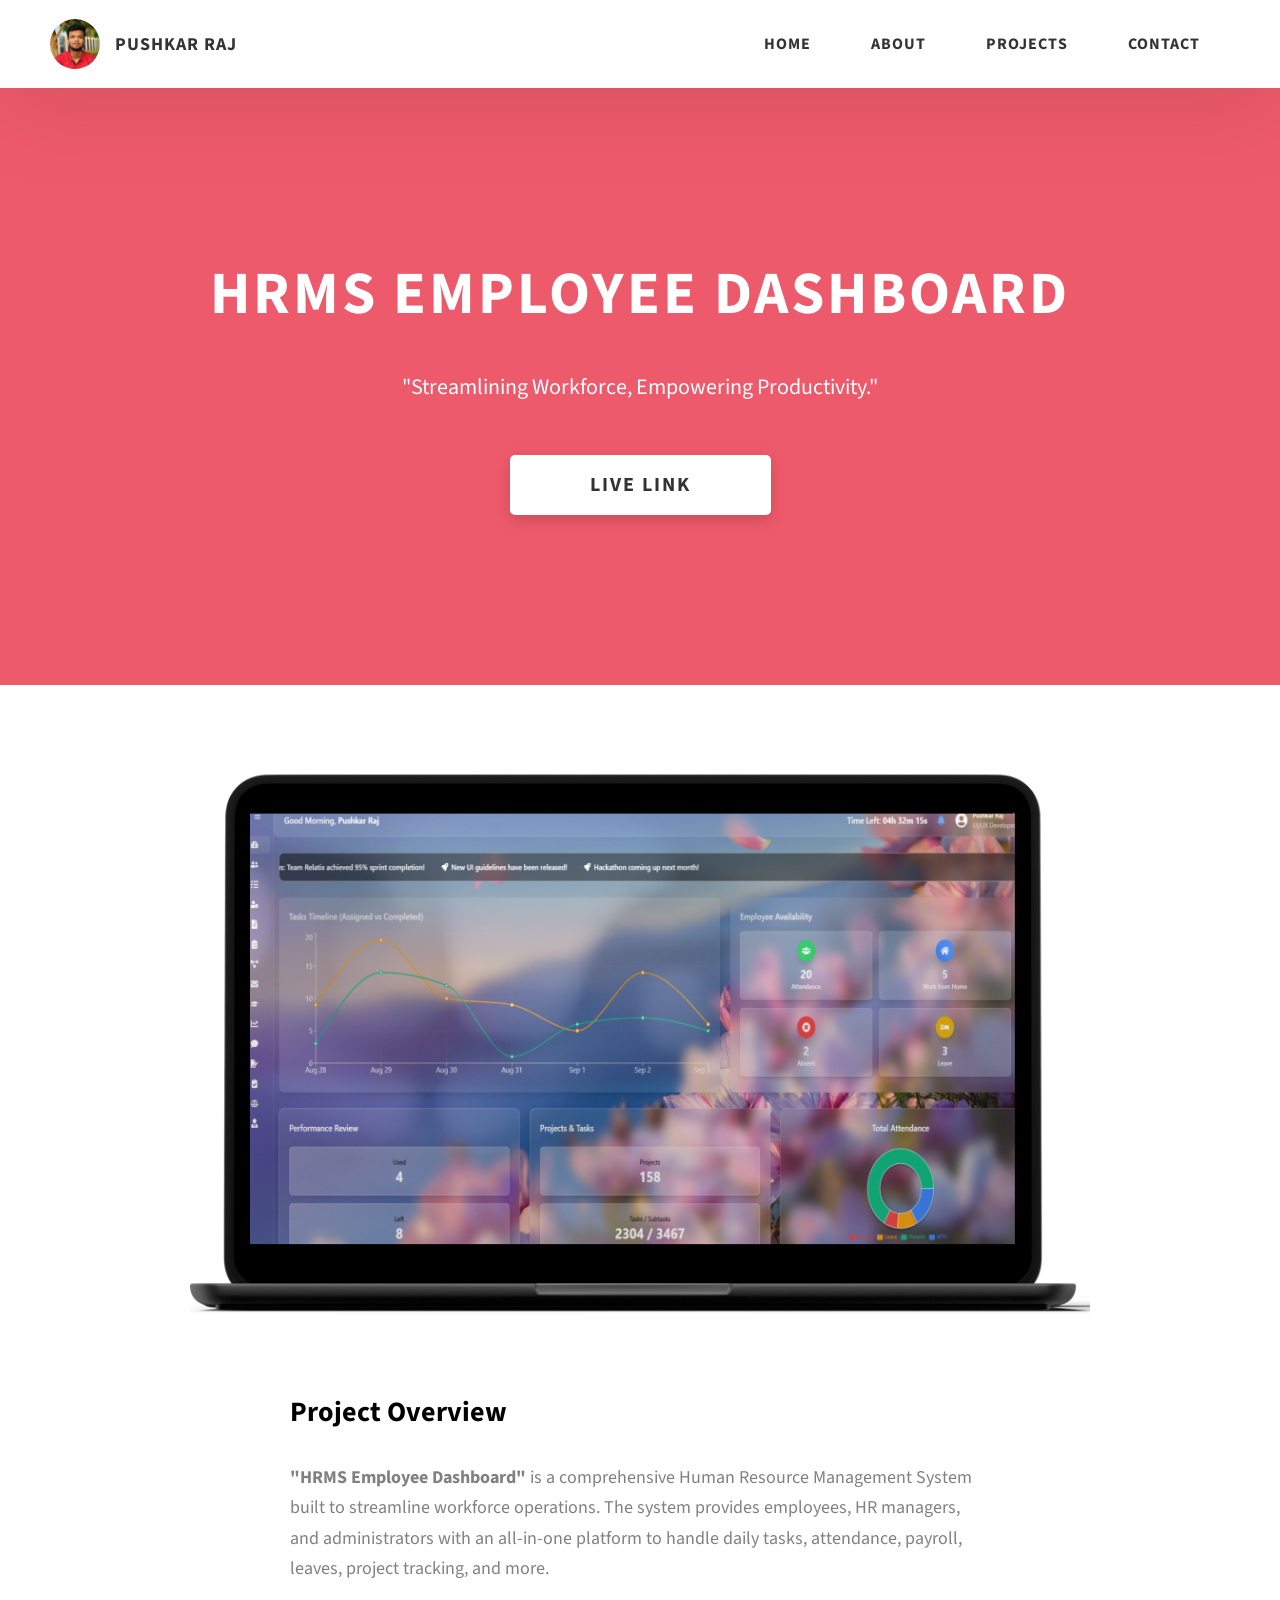
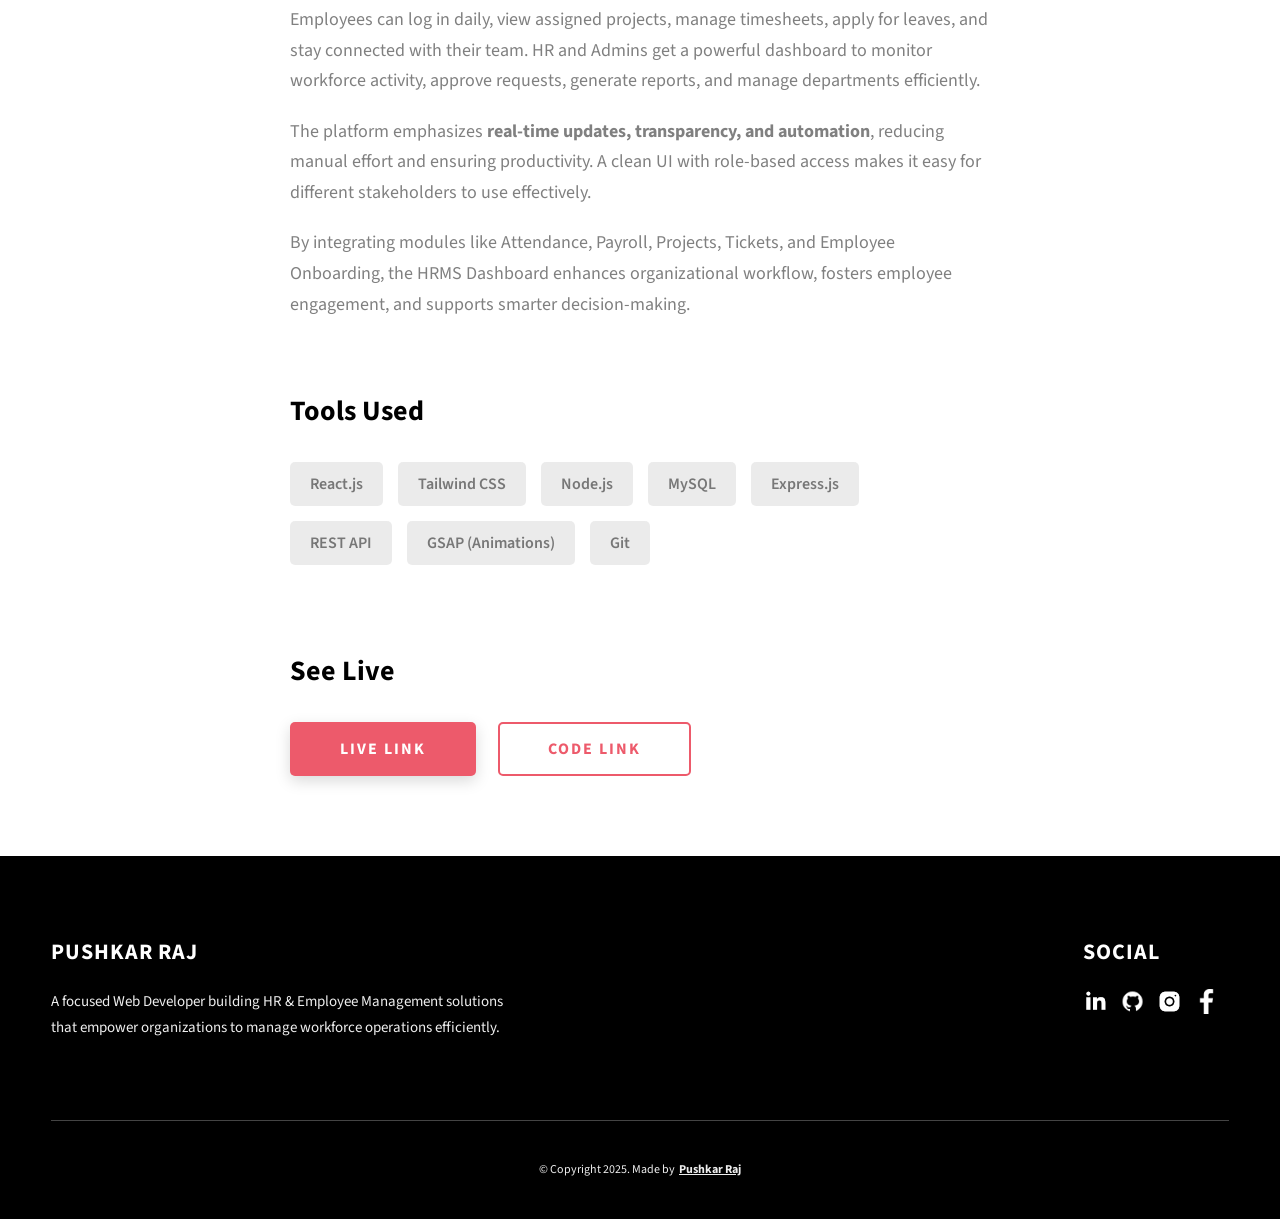
<file: project-3.html>
<!DOCTYPE html>
<html lang="en">
  <head>
    <meta charset="UTF-8" />
    <meta name="viewport" content="width=device-width, initial-scale=1.0" />
    <meta http-equiv="X-UA-Compatible" content="ie=edge" />
    <title>Case Study - HRMS Dashboard</title>
    <meta name="description" content="Case study page of HRMS Employee Dashboard" />

    <link rel="stylesheet" href="css/style.css" />

    <link rel="icon" type="image/x-icon" href="./assets/png/profile-round.png">

    <link rel="preconnect" href="https://fonts.googleapis.com" />
    <link rel="preconnect" href="https://fonts.gstatic.com" crossorigin />
    <link
      href="https://fonts.googleapis.com/css2?family=Source+Sans+Pro:wght@400;600;700;900&display=swap"
      rel="stylesheet" />
  </head>
  <body>
    <!-- Header -->
    <header class="header">
      <div class="header__content">
        <div class="header__logo-container">
          <div class="header__logo-img-cont">
            <img
              src="./assets/png/profile.jpeg"
              alt="Pushkar Raj Logo Image"
              class="header__logo-img" />
          </div>
          <span class="header__logo-sub">Pushkar Raj</span>
        </div>
        <div class="header__main">
          <ul class="header__links">
            <li class="header__link-wrapper">
              <a href="./index.html" class="header__link"> Home </a>
            </li>
            <li class="header__link-wrapper">
              <a href="./index.html#about" class="header__link">About </a>
            </li>
            <li class="header__link-wrapper">
              <a href="./index.html#projects" class="header__link">
                Projects
              </a>
            </li>
            <li class="header__link-wrapper">
              <a href="./index.html#contact" class="header__link"> Contact </a>
            </li>
          </ul>
          <div class="header__main-ham-menu-cont">
            <img
              src="./assets/svg/ham-menu.svg"
              alt="hamburger menu"
              class="header__main-ham-menu" />
            <img
              src="./assets/svg/ham-menu-close.svg"
              alt="hamburger menu close"
              class="header__main-ham-menu-close d-none" />
          </div>
        </div>
      </div>
      <div class="header__sm-menu">
        <div class="header__sm-menu-content">
          <ul class="header__sm-menu-links">
            <li class="header__sm-menu-link"><a href="./index.html"> Home </a></li>
            <li class="header__sm-menu-link"><a href="./index.html#about"> About </a></li>
            <li class="header__sm-menu-link"><a href="./index.html#projects"> Projects </a></li>
            <li class="header__sm-menu-link"><a href="./index.html#contact"> Contact </a></li>
          </ul>
        </div>
      </div>
    </header>

    <!-- Hero Section -->
    <section class="project-cs-hero">
      <div class="project-cs-hero__content">
        <h1 class="heading-primary">HRMS Employee Dashboard</h1>
        <div class="project-cs-hero__info">
          <p class="text-primary">
            "Streamlining Workforce, Empowering Productivity."
          </p>
        </div>
        <div class="project-cs-hero__cta">
          <a href="https://hrms.relatix.io" class="btn btn--bg" target="_blank">Live Link</a>
        </div>
      </div>
    </section>

    <!-- Project Details -->
    <section class="project-details">
      <div class="main-container">
        <div class="project-details__content">
          <div class="project-details__showcase-img-cont">
            <img
              src="./assets/projects/project2.png"
              alt="HRMS Dashboard Image"
              class="project-details__showcase-img" />
          </div>
          <div class="project-details__content-main">
            <!-- Overview -->
            <div class="project-details__desc">
              <h3 class="project-details__content-title">Project Overview</h3>
              <p class="project-details__desc-para">
                <strong>"HRMS Employee Dashboard"</strong> is a comprehensive Human Resource
                Management System built to streamline workforce operations. The system
                provides employees, HR managers, and administrators with an all-in-one platform
                to handle daily tasks, attendance, payroll, leaves, project tracking, and more.
              </p>

              <p class="project-details__desc-para">
                Employees can log in daily, view assigned projects, manage timesheets, apply for
                leaves, and stay connected with their team. HR and Admins get a powerful
                dashboard to monitor workforce activity, approve requests, generate reports, and
                manage departments efficiently.
              </p>

              <p class="project-details__desc-para">
                The platform emphasizes <strong>real-time updates, transparency, and automation</strong>,
                reducing manual effort and ensuring productivity. A clean UI with role-based
                access makes it easy for different stakeholders to use effectively.
              </p>

              <p class="project-details__desc-para">
                By integrating modules like Attendance, Payroll, Projects, Tickets, and Employee
                Onboarding, the HRMS Dashboard enhances organizational workflow, fosters employee
                engagement, and supports smarter decision-making.
              </p>
            </div>

            <!-- Tools -->
            <div class="project-details__tools-used">
              <h3 class="project-details__content-title">Tools Used</h3>
              <div class="skills">
                <div class="skills__skill">React.js</div>
                <div class="skills__skill">Tailwind CSS</div>
                <div class="skills__skill">Node.js</div>
                <div class="skills__skill">MySQL</div>
                <div class="skills__skill">Express.js</div>
                <div class="skills__skill">REST API</div>
                <div class="skills__skill">GSAP (Animations)</div>
                <div class="skills__skill">Git</div>
              </div>
            </div>

            <!-- Links -->
            <div class="project-details__links">
              <h3 class="project-details__content-title">See Live</h3>
              <a
                href="https://hrms.relatix.io"
                class="btn btn--med btn--theme project-details__links-btn"
                target="_blank">Live Link</a>
              <a
                href="https://github.com/TurboJack07/hrms.relatix/tree/pushkar"
                class="btn btn--med btn--theme-inv project-details__links-btn"
                target="_blank">Code Link</a>
            </div>
          </div>
        </div>
      </div>
    </section>

    <!-- Footer -->
    <footer class="main-footer">
      <div class="main-container">
        <div class="main-footer__upper">
          <div class="main-footer__row main-footer__row-1">
            <h2 class="heading heading-sm main-footer__heading-sm"><span>Social</span></h2>
            <div class="main-footer__social-cont">
              <a target="_blank" rel="noreferrer" href="https://www.linkedin.com/in/pushkarraj7/">
                <img class="main-footer__icon" src="./assets/png/linkedin-ico.png" alt="icon" />
              </a>
              <a target="_blank" rel="noreferrer" href="https://github.com/pushkarraj7">
                <img class="main-footer__icon" src="./assets/png/github-ico.png" alt="icon" />
              </a>
              <a target="_blank" rel="noreferrer" href="https://www.instagram.com/pushkar_raj_7/">
                <img class="main-footer__icon" src="./assets/png/insta-ico.png" alt="icon" />
              </a>
              <a target="_blank" rel="noreferrer" href="https://www.facebook.com/pushkar.raj.520900/">
                <img class="main-footer__icon" src="./assets/png/fb-ico.png" alt="icon" />
              </a>
            </div>
          </div>
          <div class="main-footer__row main-footer__row-2">
            <h4 class="heading heading-sm text-lt">Pushkar Raj</h4>
            <p class="main-footer__short-desc">
              A focused Web Developer building HR & Employee Management
              solutions that empower organizations to manage workforce
              operations efficiently.
            </p>
          </div>
        </div>

        <div class="main-footer__lower">
          &copy; Copyright 2025. Made by
          <a rel="noreferrer" target="_blank" href="https://github.com/pushkarraj7">Pushkar Raj</a>
        </div>
      </div>
    </footer>

    <script src="./index.js"></script>
  </body>
</html>
</file>
<file: css/style.css>
*,
*::after,
*::before {
  margin: 0;
  padding: 0;
  box-sizing: inherit;
  font-family: inherit; }

html {
  font-size: 62.5%;
  scroll-behavior: smooth; }
  @media only screen and (max-width: 75em) {
    html {
      font-size: 59%; } }
  @media only screen and (max-width: 56.25em) {
    html {
      font-size: 56%; } }
  @media only screen and (min-width: 112.5em) {
    html {
      font-size: 65%; } }

body {
  box-sizing: border-box;
  position: relative;
  line-height: 1.5;
  font-family: sans-serif;
  overflow-x: hidden;
  overflow-y: scroll;
  font-family: 'Source Sans Pro', sans-serif; }

a {
  text-decoration: none;
  color: inherit; }

li {
  list-style: none; }

input:focus,
button:focus,
a:focus,
textarea:focus {
  outline: none; }

button {
  border: none;
  cursor: pointer; }

textarea {
  resize: none; }

.heading-primary {
  font-size: 6rem;
  text-transform: uppercase;
  letter-spacing: 3px;
  text-align: center; }
  @media only screen and (max-width: 37.5em) {
    .heading-primary {
      font-size: 4.5rem; } }

.heading-sec__mb-bg {
  margin-bottom: 11rem; }
  @media only screen and (max-width: 56.25em) {
    .heading-sec__mb-bg {
      margin-bottom: 8rem; } }

.heading-sec__mb-med {
  margin-bottom: 9rem; }
  @media only screen and (max-width: 56.25em) {
    .heading-sec__mb-med {
      margin-bottom: 8rem; } }

.heading-sec__main {
  display: block;
  font-size: 4rem;
  text-transform: uppercase;
  letter-spacing: 1px;
  letter-spacing: 3px;
  text-align: center;
  margin-bottom: 3.5rem;
  position: relative; }
  .heading-sec__main--lt {
    color: #fff; }
    .heading-sec__main--lt::after {
      content: '';
      background: #fff !important; }
  .heading-sec__main::after {
    content: '';
    position: absolute;
    top: calc(100% + 1.5rem);
    height: 5px;
    width: 3rem;
    background: rgb(237,90,107);
    left: 50%;
    transform: translateX(-50%);
    border-radius: 5px; }
    @media only screen and (max-width: 37.5em) {
      .heading-sec__main::after {
        top: calc(100% + 1.2rem); } }

.heading-sec__sub {
  display: block;
  text-align: center;
  color: #777;
  font-size: 2rem;
  font-weight: 500;
  max-width: 80rem;
  margin: auto;
  line-height: 1.6; }
  @media only screen and (max-width: 37.5em) {
    .heading-sec__sub {
      font-size: 1.8rem; } }
  .heading-sec__sub--lt {
    color: #eee; }

.heading-sm {
  font-size: 2.2rem;
  text-transform: uppercase;
  letter-spacing: 1px; }

.main-container {
  max-width: 120rem;
  margin: auto;
  width: 92%; }

.btn {
  background: #fff;
  color: #333;
  text-transform: uppercase;
  letter-spacing: 2px;
  display: inline-block;
  font-weight: 700;
  border-radius: 5px;
  box-shadow: 0 5px 15px 0 rgba(0, 0, 0, 0.15);
  transition: transform .3s; }
  .btn:hover {
    transform: translateY(-3px); }
  .btn--bg {
    padding: 1.5rem 8rem;
    font-size: 2rem; }
  .btn--med {
    padding: 1.5rem 5rem;
    font-size: 1.6rem; }
  .btn--theme {
    background: rgb(237,90,107);
    color: #fff; }
  .btn--theme-inv {
    color: rgb(237,90,107);
    background: #fff;
    border: 2px solid rgb(237,90,107);
    box-shadow: none;
    padding: calc(1.5rem - 2px) calc(5rem - 2px); }

.sec-pad {
  padding: 12rem 0; }
  @media only screen and (max-width: 56.25em) {
    .sec-pad {
      padding: 8rem 0; } }

.text-primary {
  color: #fff;
  font-size: 2.2rem;
  text-align: center;
  width: 100%;
  line-height: 1.6; }
  @media only screen and (max-width: 37.5em) {
    .text-primary {
      font-size: 2rem; } }

.d-none {
  display: none; }

.home-hero {
  color: #fff;
  background: linear-gradient(to right, rgb(237,90,107), rgb(237,90,107)), url(../../assets/svg/common-bg.svg);
  background-position: center;
  height: 100vh;
  min-height: 80rem;
  max-height: 120rem;
  position: relative; }
  @media only screen and (max-width: 37.5em) {
    .home-hero {
      height: unset;
      min-height: unset; } }
  .home-hero__socials {
    position: absolute;
    top: 50%;
    border: 2px solid #eee;
    border-left: 2px solid #eee;
    transform: translateY(-50%); }
    @media only screen and (max-width: 56.25em) {
      .home-hero__socials {
        display: none; } }
  .home-hero__mouse-scroll-cont {
    position: absolute;
    bottom: 3%;
    left: 50%;
    transform: translateX(-50%); }
    @media only screen and (max-width: 37.5em) {
      .home-hero__mouse-scroll-cont {
        display: none; } }
  .home-hero__social {
    width: 5rem; }
  .home-hero__social-icon-link {
    width: 100%;
    display: block;
    padding: 1.2rem;
    border-bottom: 2px solid #eee;
    transition: background .3s; }
    .home-hero__social-icon-link:hover {
      background: rgba(255, 255, 255, 0.1); }
    .home-hero__social-icon-link--bd-none {
      border-bottom: 0; }
  .home-hero__social-icon {
    width: 100%; }
  .home-hero__content {
    position: absolute;
    top: 50%;
    left: 50%;
    transform: translate(-50%, -50%);
    max-width: 90rem;
    width: 92%; }
    @media only screen and (max-width: 37.5em) {
      .home-hero__content {
        padding: 19rem 0 13rem 0;
        margin: auto;
        position: static;
        transform: translate(0, 0); } }
  .home-hero__info {
    margin: 3rem auto 0 auto;
    max-width: 80rem; }
  .home-hero__cta {
    margin-top: 5rem;
    text-align: center; }

.about {
  background: #fafafa; }
  .about__content {
    display: grid;
    grid-template-columns: 1fr 1fr;
    grid-gap: 10rem; }
    @media only screen and (max-width: 56.25em) {
      .about__content {
        grid-template-columns: 1fr;
        grid-gap: 8rem; } }
    .about__content-title {
      font-weight: 700;
      font-size: 2.8rem;
      margin-bottom: 3rem; }
      @media only screen and (max-width: 37.5em) {
        .about__content-title {
          font-size: 2.4rem; } }
    .about__content-details-para {
      font-size: 1.8rem;
      color: grey;
      max-width: 60rem;
      text-align: justify;
      text-justify: inter-word;
      line-height: 1.7;
      margin-bottom: 1rem; }
      .about__content-details-para--hl {
        font-weight: 700;
        margin: 0 3px; }
        .about__content-details-para a {
        font-weight: 700;
        color: rgb(237,90,107);
        margin: 0 3px; }
      .about__content-details-para:last-child {
        margin-bottom: 4rem; }

.projects__row {
  display: grid;
  grid-template-columns: 1.5fr 1fr;
  grid-gap: 5rem;
  margin-bottom: 11rem; }
  @media only screen and (max-width: 56.25em) {
    .projects__row {
      grid-template-columns: 1fr;
      grid-gap: 2rem;
      margin-bottom: 8rem; } }
  @media only screen and (max-width: 56.25em) {
    .projects__row {
      text-align: center; } }
  .projects__row:last-child {
    margin-bottom: 0; }
  .projects__row-img-cont {
    overflow: hidden; }
  .projects__row-img {
    width: 100%;
    display: block;
    object-fit: cover; }
  .projects__row-content {
    padding: 2rem 0;
    display: flex;
    justify-content: center;
    flex-direction: column;
    align-items: flex-start; }
    @media only screen and (max-width: 56.25em) {
      .projects__row-content {
        align-items: center; } }
    .projects__row-content-title {
      font-weight: 700;
      font-size: 2.8rem;
      margin-bottom: 2rem; }
      @media only screen and (max-width: 37.5em) {
        .projects__row-content-title {
          font-size: 2.4rem; } }
    .projects__row-content-desc {
      font-size: 1.8rem;
      color: grey;
      max-width: 60rem;
      line-height: 1.7;
      margin-bottom: 3rem; }
      @media only screen and (max-width: 37.5em) {
        .projects__row-content-desc {
          font-size: 1.7rem; } }

.contact {
  background: linear-gradient(to right, rgb(237,90,107), rgb(237,90,107)), url(../../assets/svg/common-bg.svg);
  background-size: cover;
  background-position: center; }
  .contact__form-container {
    box-shadow: 0 0 10px rgba(0, 0, 0, 0.1);
    background: white;
    padding: 4rem;
    margin-top: 6rem;
    max-width: 80rem;
    text-align: right;
    width: 95%;
    border-radius: 5px;
    margin: 5rem auto 0 auto; }
    @media only screen and (max-width: 37.5em) {
      .contact__form-container {
        padding: 3rem; } }
  .contact__form-field {
    margin-bottom: 4rem; }
    @media only screen and (max-width: 37.5em) {
      .contact__form-field {
        margin-bottom: 3rem; } }
  .contact__form-label {
    color: #666;
    font-size: 1.4rem;
    letter-spacing: 1px;
    font-weight: 700;
    margin-bottom: 1rem;
    display: block;
    text-align: left; }
  .contact__form-input {
    color: #333;
    padding: 2rem;
    width: 100%;
    border: 1px solid #ebebeb;
    font-size: 1.6rem;
    letter-spacing: 0px;
    background: #f0f0f0;
    border-radius: 5px;
    font-weight: 600;
    /* Code for Modern Browsers */
    /* Code for WebKit, Blink, Edge */
    /* Code for Internet Explorer 10-11 */
    /* Code for Microsoft Edge */
    /* Code for Mozilla Firefox 4 to 18 */
    /* Code for Mozilla Firefox 19+ */ }
    .contact__form-input::placeholder {
      color: #999;
      font-weight: 600;
      font-size: 1.6rem; }
    .contact__form-input::-webkit-input-placeholder {
      color: #999;
      font-weight: 600;
      font-size: 1.6rem; }
    .contact__form-input:-ms-input-placeholder {
      color: #999;
      font-weight: 600;
      font-size: 1.6rem; }
    .contact__form-input::-ms-input-placeholder {
      color: #999;
      font-weight: 600;
      font-size: 1.6rem; }
    .contact__form-input:-moz-placeholder {
      opacity: 1;
      color: #999;
      font-weight: 600;
      font-size: 1.6rem; }
    .contact__form-input::-moz-placeholder {
      opacity: 1;
      color: #999;
      font-weight: 600;
      font-size: 1.6rem; }
  .contact__btn {
    width: 30%;
    padding: 2rem 4rem;
    font-size: 1.6rem; }
    @media only screen and (max-width: 37.5em) {
      .contact__btn {
        width: 100%; } }

.project-cs-hero {
  color: #fff;
  background-color: rgb(237,90,107);
  background-size: cover;
  background-position: center;
  position: relative; }
  @media only screen and (max-width: 37.5em) {
    .project-cs-hero {
      height: unset;
      min-height: unset; } }
  .project-cs-hero__content {
    padding: 25rem 0 17rem 0;
    max-width: 90rem;
    width: 92%;
    margin: auto; }
    @media only screen and (max-width: 37.5em) {
      .project-cs-hero__content {
        padding: 19rem 0 13rem 0;
        margin: auto;
        position: static;
        transform: translate(0, 0); } }
  .project-cs-hero__info {
    margin: 3rem auto 0 auto;
    max-width: 80rem; }
  .project-cs-hero__cta {
    margin-top: 5rem;
    text-align: center; }

.project-details__content {
  padding: 8rem 0;
  max-width: 90rem;
  margin: auto; }
  .project-details__content-title {
    font-weight: 700;
    font-size: 2.8rem;
    margin-bottom: 3rem; }
    @media only screen and (max-width: 37.5em) {
      .project-details__content-title {
        font-size: 2.4rem; } }

.project-details__showcase-img-cont {
  width: 100%;
  margin-bottom: 6rem; }

.project-details__showcase-img {
  width: 100%; }

.project-details__content-main {
  width: 100%;
  max-width: 70rem;
  margin: auto; }

.project-details__desc {
  margin: 0 0 7rem 0; }
  .project-details__desc-para {
    font-size: 1.8rem;
    line-height: 1.7;
    color: grey;
    margin-bottom: 2rem; }

.project-details__tools-used {
  margin: 0 0 7rem 0; }
  .project-details__tools-used-list {
    display: flex;
    flex-wrap: wrap; }
  .project-details__tools-used-item {
    padding: 1rem 2rem;
    margin-bottom: 1.5rem;
    margin-right: 1.5rem;
    font-size: 1.6rem;
    background: rgba(153, 153, 153, 0.2);
    border-radius: 5px;
    font-weight: 600;
    color: #777; }

.project-details__links {
  margin: 0 0; }
  .project-details__links-btn {
    margin-right: 2rem; }
    @media only screen and (max-width: 37.5em) {
      .project-details__links-btn {
        margin-right: 0;
        width: 70%;
        margin-bottom: 2rem;
        text-align: center; } }
    .project-details__links-btn:last-child {
      margin: 0; }
      @media only screen and (max-width: 37.5em) {
        .project-details__links-btn:last-child {
          margin: 0; } }

.header {
  position: fixed;
  width: 100%;
  z-index: 1000;
  background: #000;
  background: #fff;
  box-shadow: 0 10px 100px rgba(0, 0, 0, 0.1); }
  .header__content {
    display: flex;
    align-items: center;
    justify-content: space-between;
    padding: 1rem 5rem; }
    @media only screen and (max-width: 56.25em) {
      .header__content {
        padding: 0 2rem; } }
  .header__logo-container {
    display: flex;
    align-items: center;
    cursor: pointer;
    color: #333;
    transition: color .3s; }
    .header__logo-container:hover {
      color: rgb(237,90,107); }
  .header__logo-img-cont {
    width: 5rem;
    height: 5rem;
    border-radius: 50px;
    overflow: hidden;
    margin-right: 1.5rem;
    background: rgb(237,90,107); }
    @media only screen and (max-width: 56.25em) {
      .header__logo-img-cont {
        width: 4.5rem;
        height: 4.5rem;
        margin-right: 1.2rem; } }
  .header__logo-img {
    width: 100%;
    height: 100%;
    object-fit: cover;
    object-position: center;
    display: block; }
  .header__logo-sub {
    font-size: 1.8rem;
    text-transform: uppercase;
    font-weight: 700;
    letter-spacing: 1px; }
  .header__links {
    display: flex; }
    @media only screen and (max-width: 37.5em) {
      .header__links {
        display: none; } }
  .header__link {
    padding: 2.2rem 3rem;
    display: inline-block;
    font-size: 1.6rem;
    color: #333;
    text-transform: uppercase;
    letter-spacing: 1px;
    font-weight: 700;
    transition: color .3s; }
    .header__link:hover {
      color: rgb(237,90,107); }
    @media only screen and (max-width: 56.25em) {
      .header__link {
        padding: 3rem 1.8rem;
        font-size: 1.5rem; } }
  .header__main-ham-menu-cont {
    display: none;
    width: 3rem;
    padding: 2.2rem 0; }
    @media only screen and (max-width: 37.5em) {
      .header__main-ham-menu-cont {
        display: block; } }
  .header__main-ham-menu {
    width: 100%; }
  .header__main-ham-menu-close {
    width: 100%; }
  .header__sm-menu {
    background: #fff;
    position: absolute;
    width: 100%;
    top: 100%;
    visibility: hidden;
    opacity: 0;
    transition: all .3s;
    box-shadow: 0px 5px 5px 0px rgba(0, 0, 0, 0.1);
    -webkit-box-shadow: 0px 5px 5px 0px rgba(0, 0, 0, 0.1);
    -moz-box-shadow: 0px 5px 5px 0px rgba(0, 0, 0, 0.1); }
    .header__sm-menu--active {
      visibility: hidden;
      opacity: 0; }
      @media only screen and (max-width: 37.5em) {
        .header__sm-menu--active {
          visibility: visible;
          opacity: 1; } }
  .header__sm-menu-link a {
    display: block;
    text-decoration: none;
    padding: 2.5rem 3rem;
    font-size: 1.6rem;
    color: #333;
    text-align: right;
    border-bottom: 1px solid #eee;
    font-weight: 700;
    text-transform: uppercase;
    letter-spacing: 2px;
    transition: color .3s; }
    .header__sm-menu-link a:hover {
      color: #0062b9; }
  .header__sm-menu-link:first-child a {
    border-top: 1px solid #eee; }
  .header__sm-menu-link-last {
    border-bottom: 0; }

.main-footer {
  background: #000;
  color: #fff; }
  .main-footer__upper {
    display: flex;
    justify-content: space-between;
    padding: 8rem 0; }
    @media only screen and (max-width: 56.25em) {
      .main-footer__upper {
        padding: 6rem 0; } }
    @media only screen and (max-width: 37.5em) {
      .main-footer__upper {
        display: block; } }
  .main-footer__row-1 {
    order: 2; }
    @media only screen and (max-width: 56.25em) {
      .main-footer__row-1 {
        margin-bottom: 5rem; } }
  .main-footer__row-2 {
    width: 40%;
    order: 1;
    max-width: 50rem; }
    @media only screen and (max-width: 56.25em) {
      .main-footer__row-2 {
        width: 100%; } }
  .main-footer__short-desc {
    margin-top: 2rem;
    color: #eee;
    font-size: 1.5rem;
    line-height: 1.7; }
  .main-footer__social-cont {
    margin-top: 2rem; }
  .main-footer__icon {
    margin-right: 1rem;
    width: 2.5rem; }
    .main-footer__icon--mr-none {
      margin-right: 0; }
  .main-footer__lower {
    padding: 4rem 0;
    border-top: 1px solid #444;
    color: #eee;
    font-size: 1.2rem;
    text-align: left;
    text-align: center; }
    .main-footer__lower a {
      text-decoration: underline;
      font-weight: bold;
      margin-left: 2px; }
    @media only screen and (max-width: 56.25em) {
      .main-footer__lower {
        padding: 3.5rem 0; } }

.skills {
  display: flex;
  flex-wrap: wrap; }
  .skills__skill {
    padding: 1rem 2rem;
    margin-bottom: 1.5rem;
    margin-right: 1.5rem;
    font-size: 1.6rem;
    background: rgba(153, 153, 153, 0.2);
    border-radius: 5px;
    font-weight: 600;
    color: #777; }

.mouse {
  width: 25px;
  height: 40px;
  border: 2px solid #eee;
  border-radius: 60px;
  position: relative;
  overflow: hidden; }
  .mouse::before {
    content: '';
    width: 5px;
    height: 5px;
    position: absolute;
    top: 7px;
    left: 50%;
    transform: translateX(-50%);
    background-color: #eee;
    border-radius: 50%;
    opacity: 1;
    animation: wheel 1.3s infinite;
    -webkit-animation: wheel 1.3s infinite; }

@keyframes wheel {
  to {
    opacity: 0;
    top: 27px; } }

@-webkit-keyframes wheel {
  to {
    opacity: 0;
    top: 27px; } }
</file>
